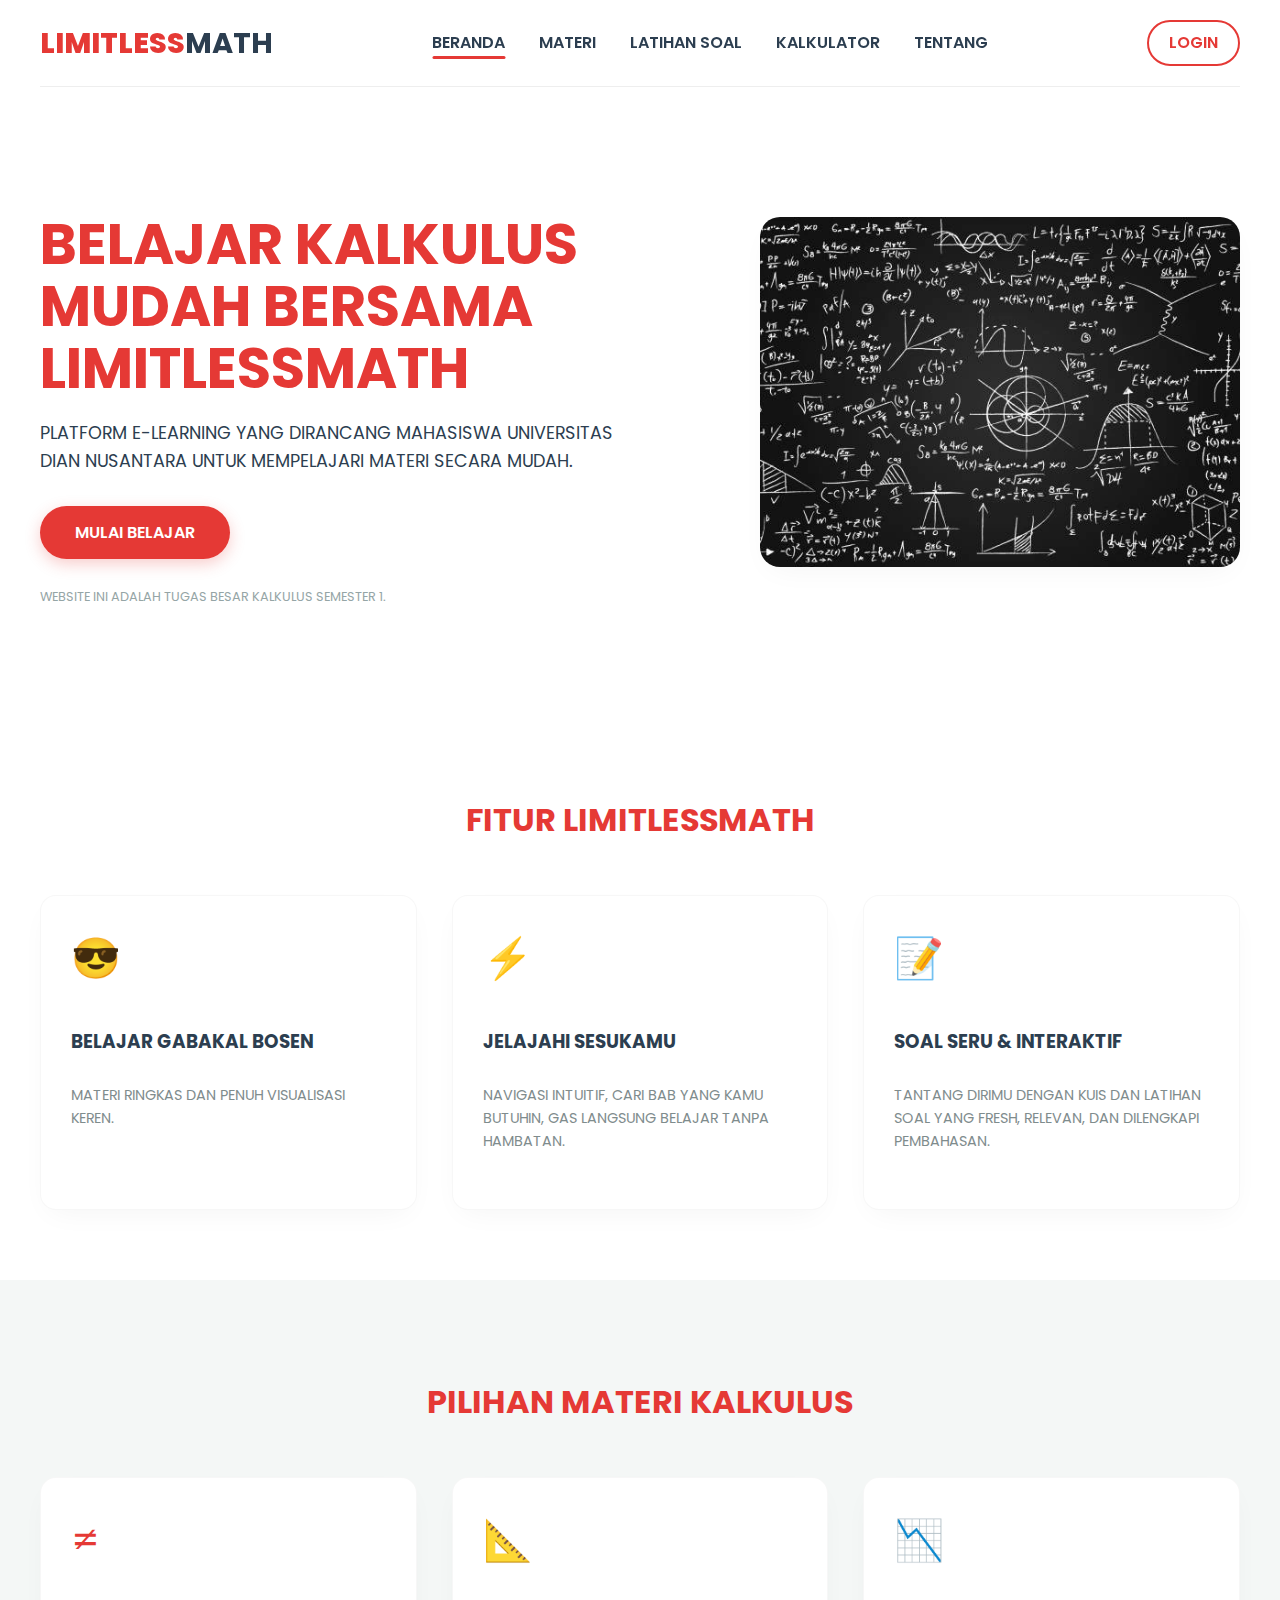
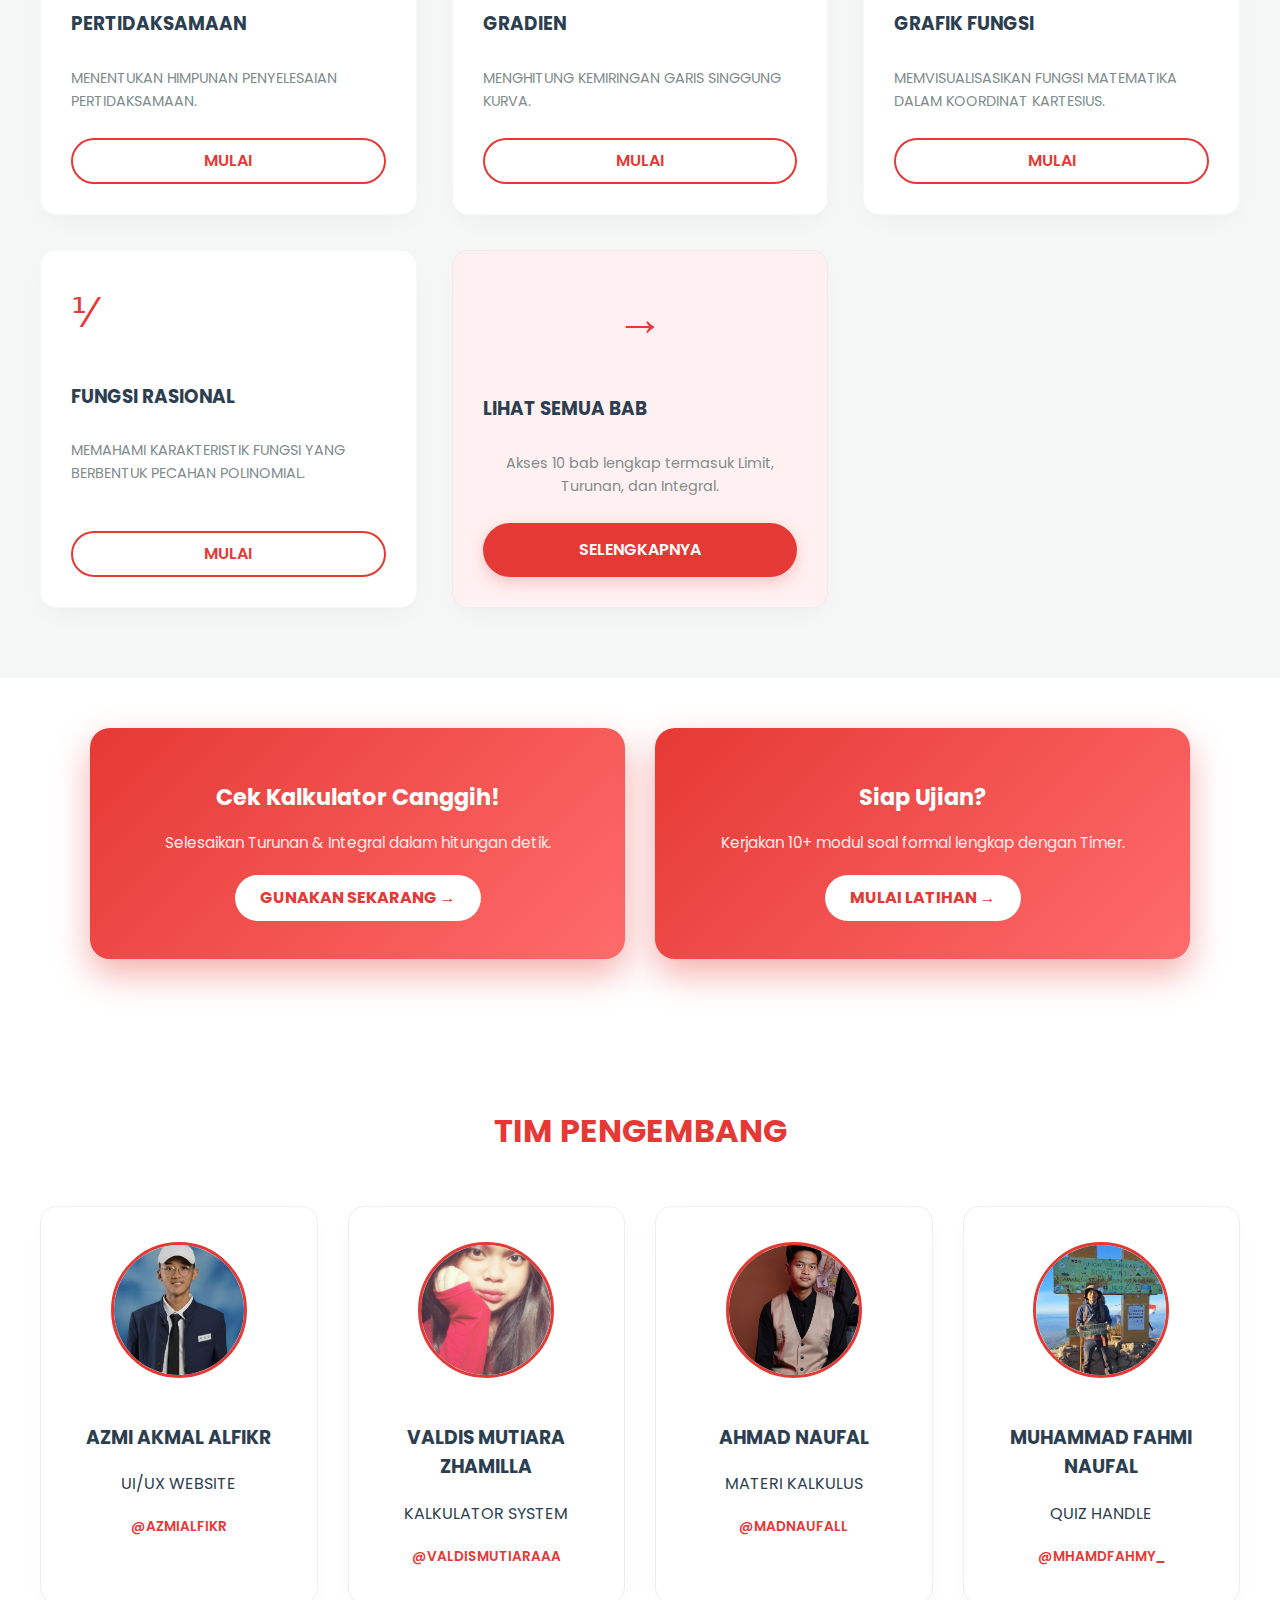
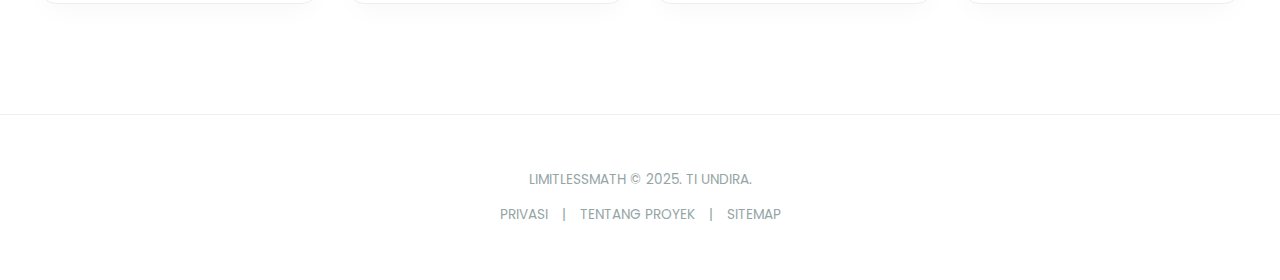
<file: index.html>
<!DOCTYPE html>
<html lang="id">
<head>
    <meta charset="UTF-8">
    <meta name="viewport" content="width=device-width, initial-scale=1.0">
    <title>LIMITLESSMATH</title>
    <link href="https://fonts.googleapis.com/css2?family=Poppins:wght@300;400;600;700&display=swap" rel="stylesheet">
    <link rel="stylesheet" href="style.css">
    
    </head>
<body>

    <div id="preloader">
        <div class="spinner"></div>
    </div>

    <header class="header container">
        <a href="index.html" class="logo">
            <span class="highlight">LIMITLESS</span>MATH
        </a>
        <div class="hamburger" id="mobile-menu">
            <span></span><span></span><span></span>
        </div>
        <nav class="nav-links" id="nav-list">
            <a href="index.html" class="active">BERANDA</a>
            <a href="materi.html">MATERI</a> 
            <a href="latihan.html">LATIHAN SOAL</a>
            <a href="kalkulator.html">KALKULATOR</a>
            <a href="about.html">TENTANG</a>
        </nav>
        <a href="login.html" class="btn-login">LOGIN</a>
    </header>

    <section class="hero container">
        <div class="hero-content">
            <h1>BELAJAR KALKULUS MUDAH BERSAMA <span class="highlight">LIMITLESSMATH</span></h1>
            <p>PLATFORM E-LEARNING YANG DIRANCANG MAHASISWA UNIVERSITAS DIAN NUSANTARA UNTUK MEMPELAJARI MATERI SECARA MUDAH.</P>
            
            <a href="materi.html" class="btn-primary">
                MULAI BELAJAR
            </a>
            <small class="project-note">
                WEBSITE INI ADALAH TUGAS BESAR KALKULUS SEMESTER 1.
            </small>
        </div>
        <div class="hero-visual"></div>
    </section>

    <section class="features container">
        <h2 class="section-title">FITUR LIMITLESSMATH</h2>
        <div class="feature-grid">
            <div class="card">
                <div class="card-icon">😎</div>
                <h3>BELAJAR GABAKAL BOSEN</h3>
                <p>MATERI RINGKAS DAN PENUH VISUALISASI KEREN.</P>
            </div>
            <div class="card">
                <div class="card-icon">⚡</div>
                <h3>JELAJAHI SESUKAMU</h3>
                <p>NAVIGASI INTUITIF, CARI BAB YANG KAMU BUTUHIN, GAS LANGSUNG BELAJAR TANPA HAMBATAN.</P>
            </div>
            <div class="card">
                <div class="card-icon">📝</div>
                <h3>SOAL SERU & INTERAKTIF</h3>
                <p>TANTANG DIRIMU DENGAN KUIS DAN LATIHAN SOAL YANG FRESH, RELEVAN, DAN DILENGKAPI PEMBAHASAN.</P>
            </div>
        </div>
    </section>

    <section class="modules" style="background-color: var(--color-light-gray);">
        <div class="container">
            <h2 class="section-title">PILIHAN MATERI KALKULUS</h2>
            <div class="module-grid">
                
                <div class="card"> <div class="card-icon">≠</div> <h3>PERTIDAKSAMAAN</h3> <p>MENENTUKAN HIMPUNAN PENYELESAIAN PERTIDAKSAMAAN.</P> <a href="materi.html" class="btn-secondary">MULAI</a> </div>
                <div class="card"> <div class="card-icon">📐</div> <h3>GRADIEN</h3> <p>MENGHITUNG KEMIRINGAN GARIS SINGGUNG KURVA.</P> <a href="materi.html" class="btn-secondary">MULAI</a> </div>
                <div class="card"> <div class="card-icon">📉</div> <h3>GRAFIK FUNGSI</h3> <p>MEMVISUALISASIKAN FUNGSI MATEMATIKA DALAM KOORDINAT KARTESIUS.</P> <a href="materi.html" class="btn-secondary">MULAI</a> </div>
                <div class="card"> <div class="card-icon">⅟</div> <h3>FUNGSI RASIONAL</h3> <p>MEMAHAMI KARAKTERISTIK FUNGSI YANG BERBENTUK PECAHAN POLINOMIAL.</P> <a href="materi.html" class="btn-secondary">MULAI</a> </div>
                
                <div class="card" style="text-align: center; justify-content: center; background: #fff1f1;"> 
                    <div class="card-icon" style="font-size: 3rem;">→</div> 
                    <h3>LIHAT SEMUA BAB</h3> 
                    <p>Akses 10 bab lengkap termasuk Limit, Turunan, dan Integral.</p> 
                    <a href="materi.html" class="btn-primary" style="margin-top: auto; border-radius: 50px;">SELENGKAPNYA</a> 
                </div>

            </div>
        </div>
    </section>

    <section class="quick-access-banner container">
        <div class="access-card">
            <h3 class="access-title">Cek Kalkulator Canggih!</h3>
            <p>Selesaikan Turunan & Integral dalam hitungan detik.</p>
            <a href="kalkulator.html" class="btn-primary">GUNAKAN SEKARANG →</a>
        </div>
        <div class="access-card">
            <h3 class="access-title">Siap Ujian?</h3>
            <p>Kerjakan 10+ modul soal formal lengkap dengan Timer.</p>
            <a href="latihan.html" class="btn-primary">MULAI LATIHAN →</a>
        </div>
    </section>

    <section class="about-us container">
        <h2 class="section-title">TIM PENGEMBANG</h2>
        <div class="team-grid">
            <div class="team-member">
                <img src="img/azmiakmalalfikr.jpg" alt="PENGEMBANG 1">
                <h3>AZMI AKMAL ALFIKR</h3>
                <p>UI/UX WEBSITE</p>
                <a href="https://instagram.com/azmialfikr" target="_blank">@AZMIALFIKR</a>
            </div>
            <div class="team-member">
                <img src="img/valdis.jpg" alt="PENGEMBANG 2">
                <h3>VALDIS MUTIARA ZHAMILLA</h3>
                <p>KALKULATOR SYSTEM</p>
                <a href="https://instagram.com/valdismutiaraaa" target="_blank">@VALDISMUTIARAAA</a>
            </div>
            <div class="team-member">
                <img src="img/naufal.jpeg" alt="PENGEMBANG 3">
                <h3>AHMAD NAUFAL</h3>
                <p>MATERI KALKULUS</p>
                <a href="https://instagram.com/madnaufall" target="_blank">@MADNAUFALL</a>
            </div>
            <div class="team-member">
                <img src="img/fahmi.jpg" alt="PENGEMBANG 4">
                <h3>MUHAMMAD FAHMI NAUFAL</h3>
                <p>QUIZ HANDLE</p>
                <a href="https://instagram.com/mhamdfahmy_" target="_blank">@MHAMDFAHMY_</a>
            </div>
        </div>
    </section>

    <footer class="footer">
        <p>LIMITLESSMATH © 2025. TI UNDIRA.</P> 
        <p><a href="#">PRIVASI</a> | <a href="#">TENTANG PROYEK</a> | <a href="#">SITEMAP</a></p>
    </footer>

    <script src="script.js"></script>
</body>
</html>
</file>
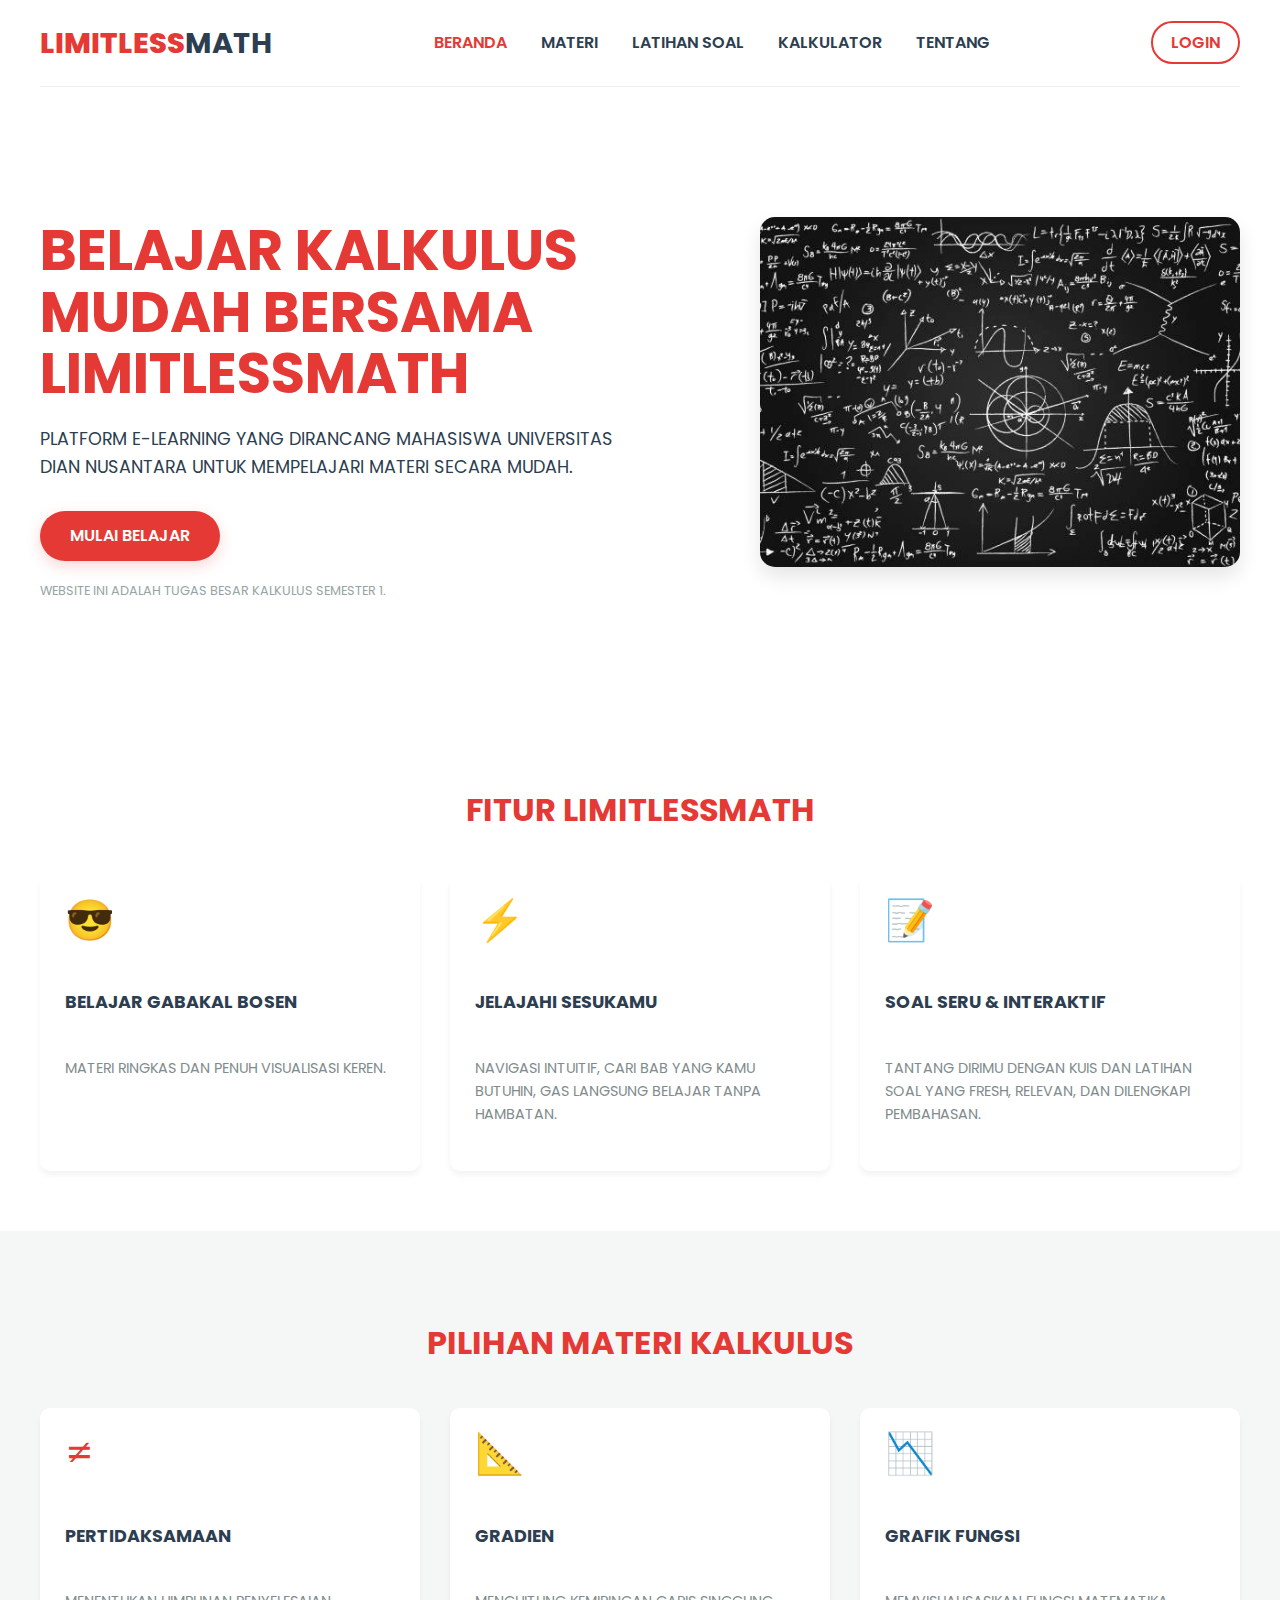
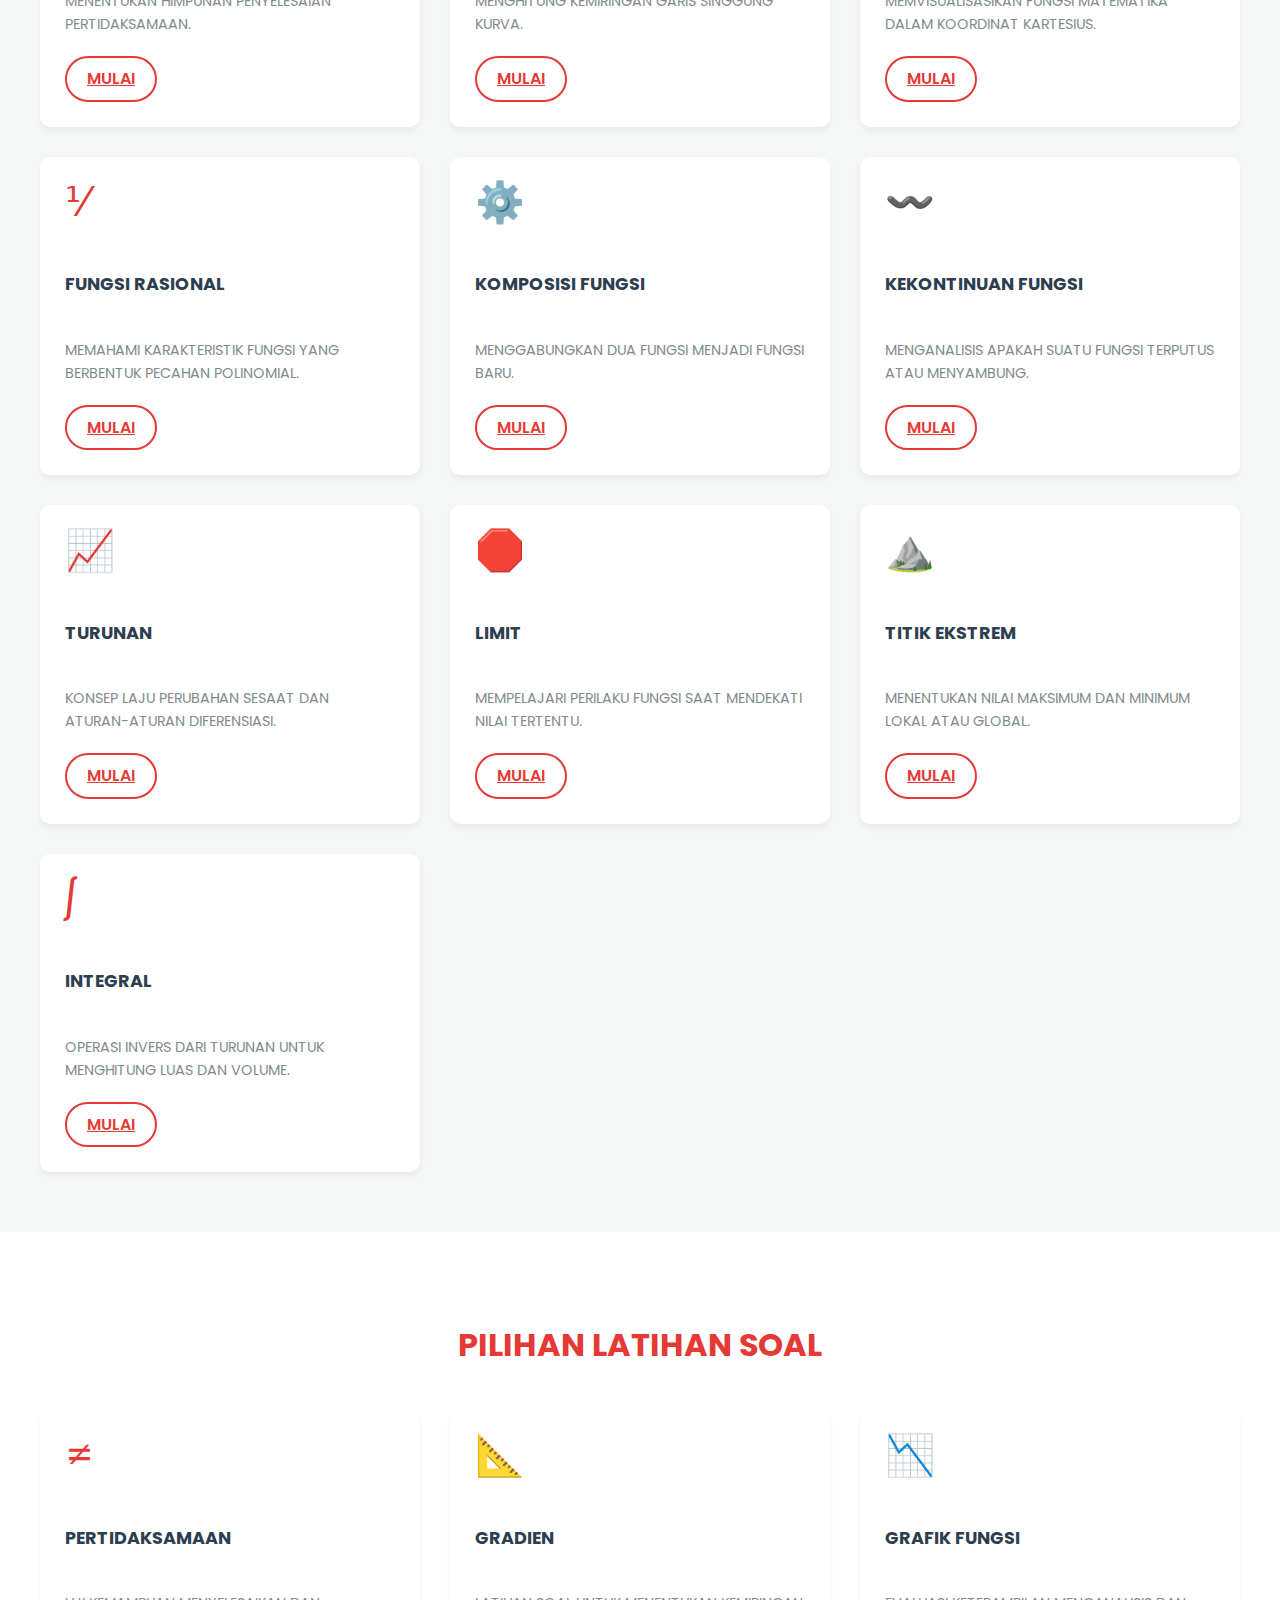
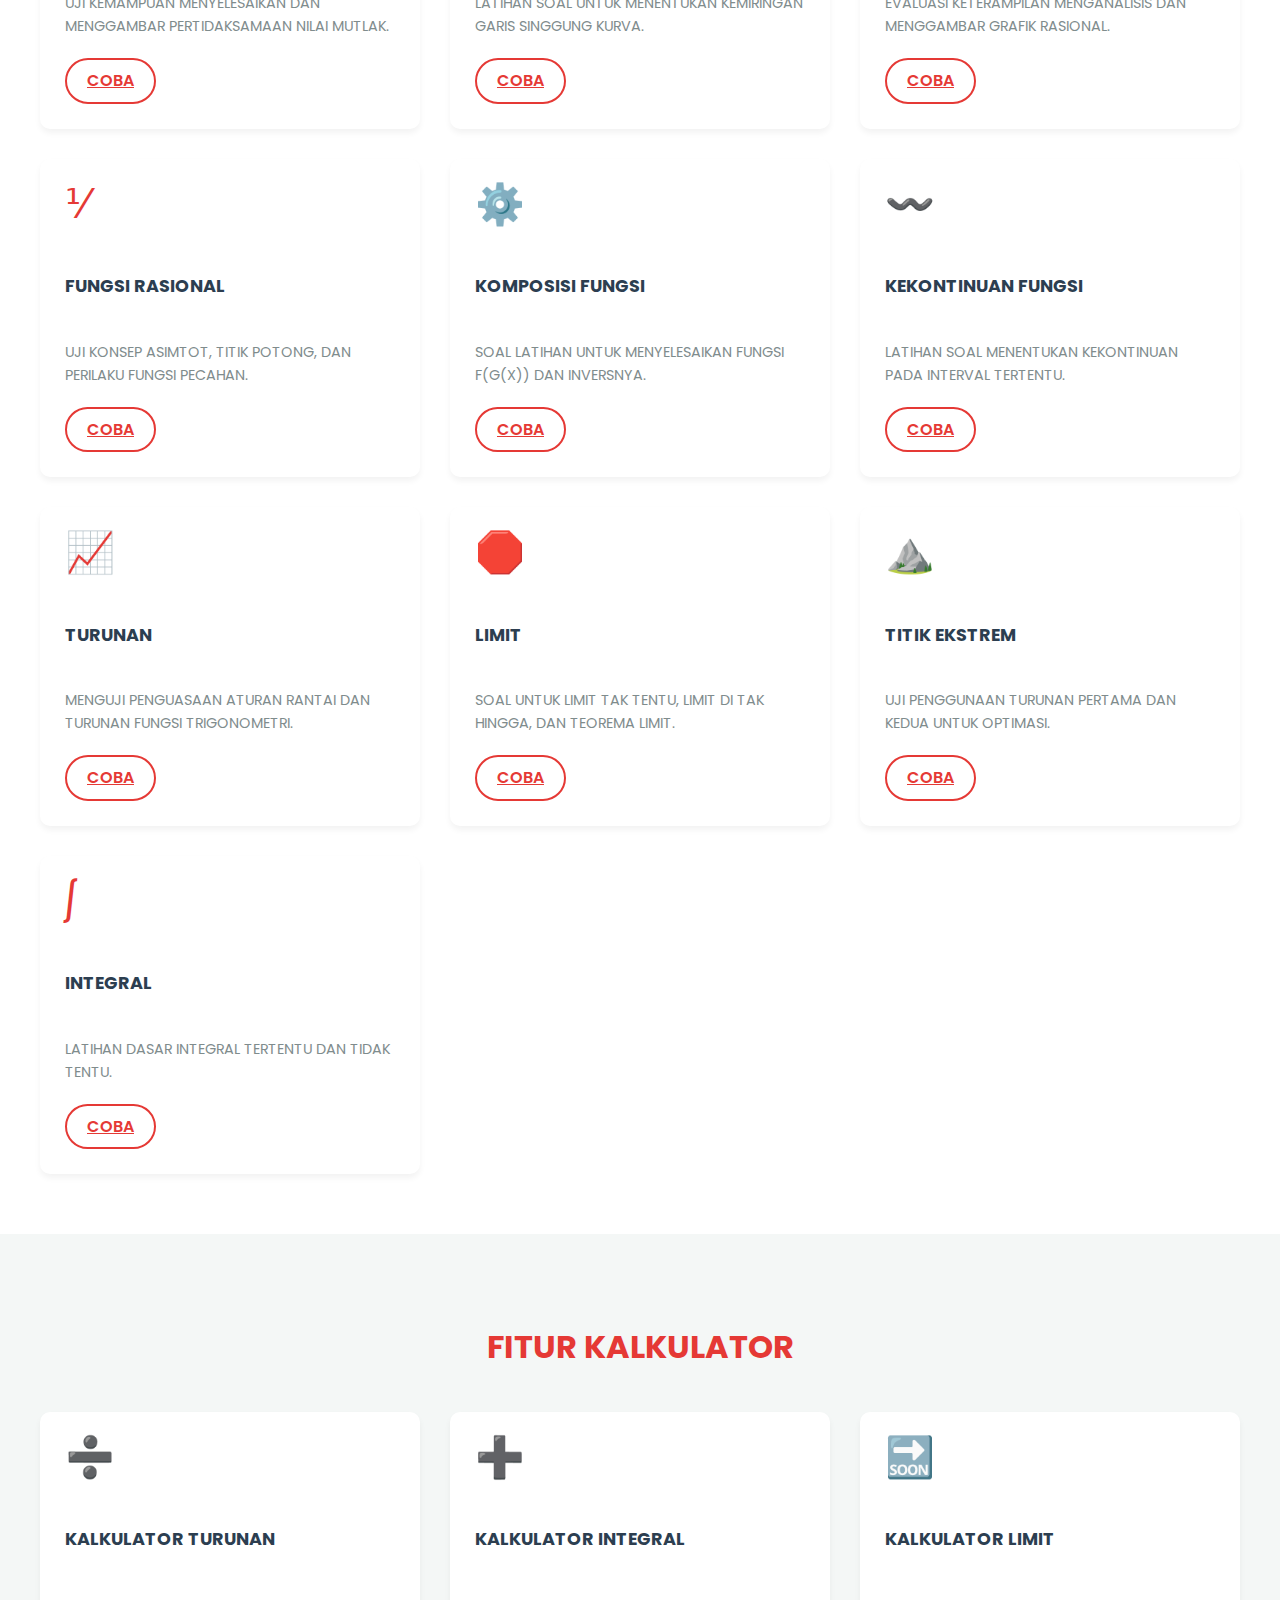
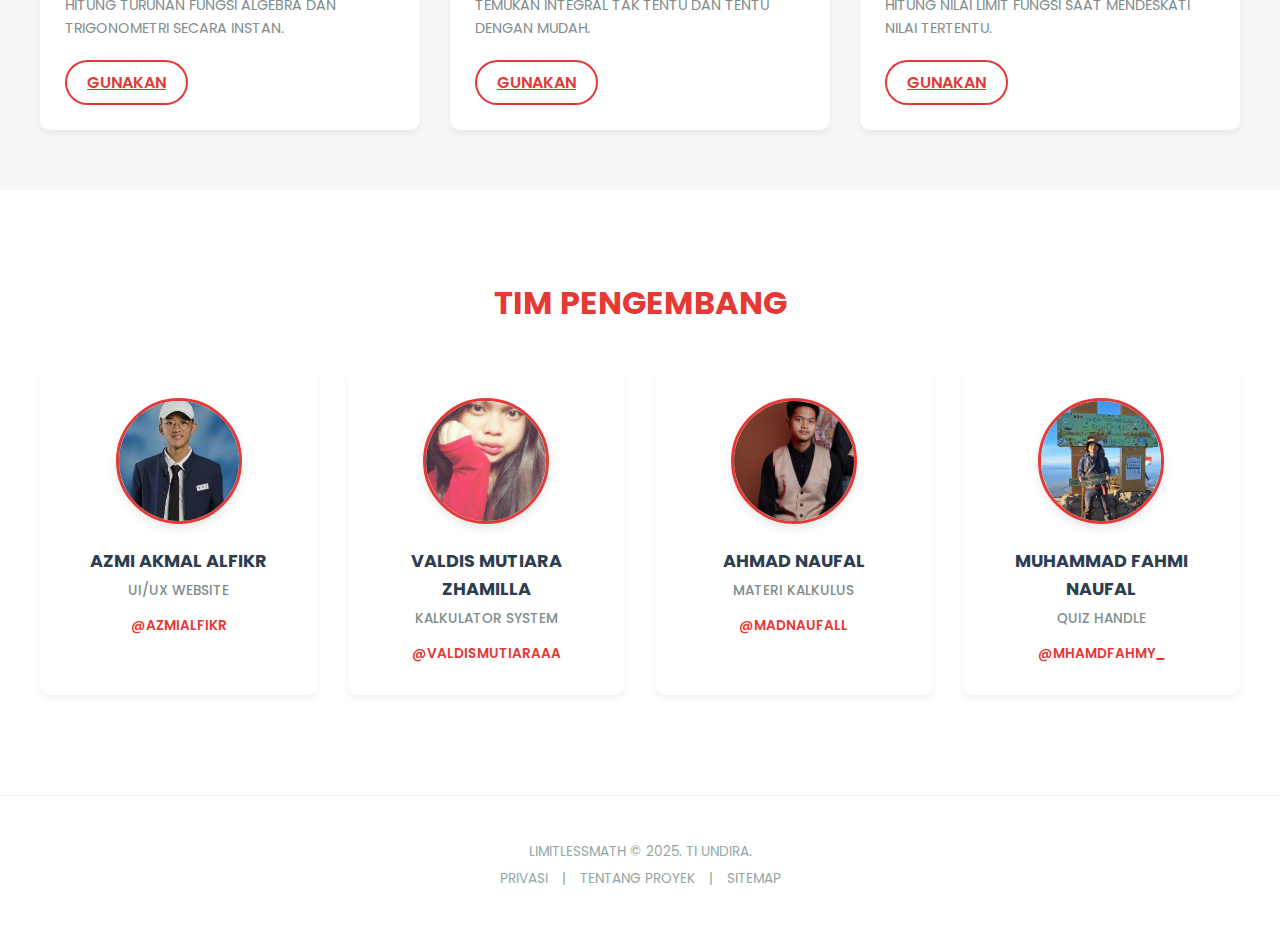
<file: beranda.html>
<!DOCTYPE html>
<html lang="id">
<head>
    <meta charset="UTF-8">
    <meta name="viewport" content="width=device-width, initial-scale=1.0">
    <title>LIMITLESSMATH</title>
    <link href="https://fonts.googleapis.com/css2?family=Poppins:wght@300;400;600;700&display=swap" rel="stylesheet">
    
    <style>
        /* CSS SAMA SEPERTI SEBELUMNYA (CLEAN) */
        :root {
            --color-primary: #E53935;
            --color-text: #2c3e50;
            --color-light-gray: #f4f7f6;
            --color-red-light: #ff7979;
        }
        body {
            font-family: 'Poppins', sans-serif;
            margin: 0;
            padding: 0;
            background-color: white;
            color: var(--color-text);
            line-height: 1.6;
            overflow-x: hidden;
        }
        .container {
            max-width: 1200px;
            margin: 0 auto;
            padding: 0 20px;
        }
        .header {
            display: flex;
            justify-content: space-between;
            align-items: center;
            padding: 20px 0;
            border-bottom: 1px solid #eee; 
        }
        .logo {
            font-size: 1.8rem;
            font-weight: 700;
            color: var(--color-text);
            text-decoration: none;
            min-width: 100px; 
            display: inline-block;
        }
        .logo .highlight {
            color: var(--color-primary); 
            font-weight: 800;
        }
        .logo span.symbol { display: none; }


        .nav-links {
            flex-grow: 1;
            text-align: center;
        }
        .nav-links a {
            text-decoration: none;
            color: var(--color-text);
            font-weight: 600;
            transition: color 0.3s, transform 0.2s ease-out;
            margin: 0 15px;
        }
        .nav-links a.active {
            color: var(--color-primary);
        }
        .nav-links a:hover {
            color: var(--color-primary);
            transform: translateY(-2px);
        }
        .btn-login {
            border: 2px solid var(--color-primary);
            color: var(--color-primary);
            padding: 8px 18px;
            text-decoration: none;
            border-radius: 50px;
            font-weight: 600;
            transition: all 0.3s ease-out;
            min-width: 100px;
            text-align: center;
        }
        .btn-login:hover {
            background-color: var(--color-primary);
            color: white;
            transform: translateY(-2px);
            box-shadow: 0 4px 10px rgba(229, 57, 53, 0.2);
        }
        .hero {
            display: flex;
            align-items: center;
            justify-content: space-between;
            padding: 80px 0;
            min-height: 50vh;
        }
        .hero-content {
            max-width: 50%;
        }
        .hero h1 {
            font-size: 3.5rem;
            font-weight: 700;
            color: var(--color-primary);
            line-height: 1.1;
            margin-bottom: 20px;
        }
        .hero p {
            font-size: 1.1rem;
            margin-bottom: 30px;
        }
        .btn-primary {
            display: inline-block;
            background-color: var(--color-primary);
            color: white;
            padding: 12px 30px;
            text-decoration: none;
            border-radius: 50px;
            font-weight: 600;
            transition: all 0.3s ease-out;
            box-shadow: 0 5px 15px rgba(229, 57, 53, 0.2);
        }
        .btn-primary:hover {
            background-color: var(--color-red-light);
            transform: translateY(-3px);
            box-shadow: 0 8px 20px rgba(229, 57, 53, 0.3);
        }
        .project-note {
            display: block;
            margin-top: 20px;
            font-size: 0.8rem;
            color: #95a5a6;
        }
        .hero-visual {
            width: 40%;
            height: 350px; 
            background-color: var(--color-light-gray); 
            border-radius: 15px;
            display: flex;
            align-items: center;
            justify-content: center;
            background-image: url('img/kalkulus.jpg'); 
            background-size: cover; 
            background-position: center;
            background-repeat: no-repeat;
            box-shadow: 0 10px 20px rgba(0, 0, 0, 0.1); 
        }
        .features, .modules, .about-us { 
            padding: 60px 0;
            text-align: center;
        }
        .section-title {
            font-size: 2rem;
            font-weight: 700;
            color: var(--color-primary);
            margin-bottom: 40px;
        }
        .feature-grid, .module-grid {
            display: grid;
            grid-template-columns: repeat(auto-fill, minmax(280px, 1fr)); 
            gap: 30px;
            text-align: left;
            align-items: stretch; 
        }
        .card {
            background-color: white;
            padding: 25px;
            border-radius: 10px;
            box-shadow: 0 4px 6px rgba(0, 0, 0, 0.05);
            transition: transform 0.3s ease-out, box-shadow 0.3s ease-out;
            display: flex;
            flex-direction: column; 
            height: 100%; 
            box-sizing: border-box; 
        }
        .card:hover {
            transform: translateY(-8px);
            box-shadow: 0 15px 30px rgba(0, 0, 0, 0.1);
            border-bottom: 3px solid var(--color-primary); 
        }
        .card-icon {
            font-size: 2.5rem; 
            color: var(--color-primary);
            margin-bottom: 15px;
            line-height: 1;
        }
        .card h3 {
            font-size: 1.1rem;
            font-weight: 700;
            color: var(--color-text);
            text-transform: uppercase;
            margin-bottom: 10px;
            min-height: 3.4em;
            display: flex;
            align-items: center; 
        }
        .card p {
            font-size: 0.9rem;
            color: #7f8c8d;
            margin-bottom: 20px;
            flex-grow: 1;
        }
        
        .btn-secondary {
            background-color: white;
            color: var(--color-primary);
            padding: 8px 20px;
            border: 2px solid var(--color-primary);
            border-radius: 50px;
            font-weight: 600;
            transition: all 0.3s ease-out;
            align-self: flex-start;
            margin-top: auto; 
        }
        .btn-secondary:hover {
            background-color: var(--color-primary);
            color: white;
            transform: translateY(-2px);
            box-shadow: 0 4px 10px rgba(229, 57, 53, 0.2);
        }
        .footer {
            padding: 40px 0;
            text-align: center;
            font-size: 0.85rem;
            color: #95a5a6;
            border-top: 1px solid #eee;
            background-color: white;
            margin-top: 40px;
        }
        .footer p {
            margin: 5px 0;
        }
        .footer a {
            color: #95a5a6;
            margin: 0 10px;
            text-decoration: none;
            transition: color 0.3s ease-out;
        }
        .footer a:hover {
            color: var(--color-primary);
        }

        /* --- TEAM SECTION --- */
        .team-grid {
            display: grid;
            grid-template-columns: repeat(auto-fit, minmax(220px, 1fr));
            gap: 30px;
            margin-top: 40px;
            justify-content: center;
        }
        .team-member {
            text-align: center;
            background-color: white;
            padding: 30px 20px;
            border-radius: 10px;
            box-shadow: 0 4px 6px rgba(0, 0, 0, 0.05);
            transition: transform 0.3s ease-out, box-shadow 0.3s ease-out;
        }
        .team-member:hover {
            transform: translateY(-8px);
            box-shadow: 0 10px 20px rgba(0, 0, 0, 0.1);
        }
        .team-member img {
            width: 120px;
            height: 120px;
            border-radius: 50%;
            object-fit: cover;
            margin-bottom: 15px;
            border: 3px solid var(--color-primary);
            box-shadow: 0 4px 10px rgba(0, 0, 0, 0.1);
        }
        .team-member h3 {
            font-size: 1.1rem;
            font-weight: 700;
            margin: 0 0 5px;
            color: var(--color-text);
            text-transform: uppercase;
        }
        .team-member p {
            font-size: 0.85rem;
            color: #7f8c8d;
            margin: 0;
            margin-bottom: 10px;
            font-weight: 500;
        }
        .team-member a { 
            font-size: 0.85rem;
            font-weight: 600;
            color: var(--color-primary);
            text-decoration: none;
        }
        .team-member a:hover {
            color: var(--color-red-light);
            text-decoration: underline;
        }
    </style>
</head>
<body>

    <header class="header container">
        <a href="beranda.html" class="logo">
            <span class="highlight">LIMITLESS</span>MATH
        </a>
        <nav class="nav-links">
            <a href="beranda.html" class="active">BERANDA</a>
            <a href="materi.html">MATERI</a> 
            <a href="latihan.html">LATIHAN SOAL</a>
            <a href="kalkulator.html">KALKULATOR</a>
            <a href="about.html">TENTANG</a>
        </nav>
        <div>
            <a href="login.html" class="btn-login">LOGIN</a>
        </div>
    </header>

    <section class="hero container">
        <div class="hero-content">
            <h1>BELAJAR KALKULUS MUDAH BERSAMA <span class="highlight">LIMITLESSMATH</span></h1>
            <p>PLATFORM E-LEARNING YANG DIRANCANG MAHASISWA UNIVERSITAS DIAN NUSANTARA UNTUK MEMPELAJARI MATERI SECARA MUDAH.</P>
            
            <a href="materi.html" class="btn-primary">
                MULAI BELAJAR
            </a>
            <small class="project-note">
                WEBSITE INI ADALAH TUGAS BESAR KALKULUS SEMESTER 1.
            </small>
        </div>
        <div class="hero-visual">
        </div>
    </section>

    <section class="features container">
        <h2 class="section-title">FITUR LIMITLESSMATH</h2>
        <div class="feature-grid">
            
            <div class="card">
                <div class="card-icon">😎</div>
                <h3>BELAJAR GABAKAL BOSEN</h3>
                <p>MATERI RINGKAS DAN PENUH VISUALISASI KEREN.</P>
            </div>
            
            <div class="card">
                <div class="card-icon">⚡</div>
                <h3>JELAJAHI SESUKAMU</h3>
                <p>NAVIGASI INTUITIF, CARI BAB YANG KAMU BUTUHIN, GAS LANGSUNG BELAJAR TANPA HAMBATAN.</P>
            </div>
            
            <div class="card">
                <div class="card-icon">📝</div>
                <h3>SOAL SERU & INTERAKTIF</h3>
                <p>TANTANG DIRIMU DENGAN KUIS DAN LATIHAN SOAL YANG FRESH, RELEVAN, DAN DILENGKAPI PEMBAHASAN.</P>
            </div>
        </div>
    </section>

    <section class="modules" style="background-color: var(--color-light-gray);">
        <div class="container">
            <h2 class="section-title">PILIHAN MATERI KALKULUS</h2>
            <div class="module-grid">
                <div class="card"> <div class="card-icon">≠</div> <h3>PERTIDAKSAMAAN</h3> <p>MENENTUKAN HIMPUNAN PENYELESAIAN PERTIDAKSAMAAN.</P> <a href="materi.html" class="btn-secondary">MULAI</a> </div>
                <div class="card"> <div class="card-icon">📐</div> <h3>GRADIEN</h3> <p>MENGHITUNG KEMIRINGAN GARIS SINGGUNG KURVA.</P> <a href="materi.html" class="btn-secondary">MULAI</a> </div>
                <div class="card"> <div class="card-icon">📉</div> <h3>GRAFIK FUNGSI</h3> <p>MEMVISUALISASIKAN FUNGSI MATEMATIKA DALAM KOORDINAT KARTESIUS.</P> <a href="materi.html" class="btn-secondary">MULAI</a> </div>
                <div class="card"> <div class="card-icon">⅟</div> <h3>FUNGSI RASIONAL</h3> <p>MEMAHAMI KARAKTERISTIK FUNGSI YANG BERBENTUK PECAHAN POLINOMIAL.</P> <a href="materi.html" class="btn-secondary">MULAI</a> </div>
                <div class="card"> <div class="card-icon">⚙️</div> <h3>KOMPOSISI FUNGSI</h3> <p>MENGGABUNGKAN DUA FUNGSI MENJADI FUNGSI BARU.</P> <a href="materi.html" class="btn-secondary">MULAI</a> </div>
                <div class="card"> <div class="card-icon">〰️</div> <h3>KEKONTINUAN FUNGSI</h3> <p>MENGANALISIS APAKAH SUATU FUNGSI TERPUTUS ATAU MENYAMBUNG.</P> <a href="materi.html" class="btn-secondary">MULAI</a> </div>
                <div class="card"> <div class="card-icon">📈</div> <h3>TURUNAN</h3> <p>KONSEP LAJU PERUBAHAN SESAAT DAN ATURAN-ATURAN DIFERENSIASI.</P> <a href="materi.html" class="btn-secondary">MULAI</a> </div>
                <div class="card"> <div class="card-icon">🛑</div> <h3>LIMIT</h3> <p>MEMPELAJARI PERILAKU FUNGSI SAAT MENDEKATI NILAI TERTENTU.</P> <a href="materi.html" class="btn-secondary">MULAI</a> </div>
                <div class="card"> <div class="card-icon">⛰️</div> <h3>TITIK EKSTREM</h3> <p>MENENTUKAN NILAI MAKSIMUM DAN MINIMUM LOKAL ATAU GLOBAL.</P> <a href="materi.html" class="btn-secondary">MULAI</a> </div>
                <div class="card"> <div class="card-icon">∫</div> <h3>INTEGRAL</h3> <p>OPERASI INVERS DARI TURUNAN UNTUK MENGHITUNG LUAS DAN VOLUME.</P> <a href="materi.html" class="btn-secondary">MULAI</a> </div>
            </div>
        </div>
    </section>

    <section class="modules"> 
        <div class="container">
            <h2 class="section-title">PILIHAN LATIHAN SOAL</h2>
            <div class="module-grid">
                <div class="card"> <div class="card-icon">≠</div> <h3>PERTIDAKSAMAAN</h3> <p>UJI KEMAMPUAN MENYELESAIKAN DAN MENGGAMBAR PERTIDAKSAMAAN NILAI MUTLAK.</P> <a href="latihan.html" class="btn-secondary">COBA</a> </div>
                <div class="card"> <div class="card-icon">📐</div> <h3>GRADIEN</h3> <p>LATIHAN SOAL UNTUK MENENTUKAN KEMIRINGAN GARIS SINGGUNG KURVA.</P> <a href="latihan.html" class="btn-secondary">COBA</a> </div>
                <div class="card"> <div class="card-icon">📉</div> <h3>GRAFIK FUNGSI</h3> <p>EVALUASI KETERAMPILAN MENGANALISIS DAN MENGGAMBAR GRAFIK RASIONAL.</P> <a href="latihan.html" class="btn-secondary">COBA</a> </div>
                <div class="card"> <div class="card-icon">⅟</div> <h3>FUNGSI RASIONAL</h3> <p>UJI KONSEP ASIMTOT, TITIK POTONG, DAN PERILAKU FUNGSI PECAHAN.</P> <a href="latihan.html" class="btn-secondary">COBA</a> </div>
                <div class="card"> <div class="card-icon">⚙️</div> <h3>KOMPOSISI FUNGSI</h3> <p>SOAL LATIHAN UNTUK MENYELESAIKAN FUNGSI F(G(X)) DAN INVERSNYA.</P> <a href="latihan.html" class="btn-secondary">COBA</a> </div>
                <div class="card"> <div class="card-icon">〰️</div> <h3>KEKONTINUAN FUNGSI</h3> <p>LATIHAN SOAL MENENTUKAN KEKONTINUAN PADA INTERVAL TERTENTU.</P> <a href="latihan.html" class="btn-secondary">COBA</a> </div>
                <div class="card"> <div class="card-icon">📈</div> <h3>TURUNAN</h3> <p>MENGUJI PENGUASAAN ATURAN RANTAI DAN TURUNAN FUNGSI TRIGONOMETRI.</P> <a href="latihan.html" class="btn-secondary">COBA</a> </div>
                <div class="card"> <div class="card-icon">🛑</div> <h3>LIMIT</h3> <p>SOAL UNTUK LIMIT TAK TENTU, LIMIT DI TAK HINGGA, DAN TEOREMA LIMIT.</P> <a href="latihan.html" class="btn-secondary">COBA</a> </div>
                <div class="card"> <div class="card-icon">⛰️</div> <h3>TITIK EKSTREM</h3> <p>UJI PENGGUNAAN TURUNAN PERTAMA DAN KEDUA UNTUK OPTIMASI.</P> <a href="latihan.html" class="btn-secondary">COBA</a> </div>
                <div class="card"> <div class="card-icon">∫</div> <h3>INTEGRAL</h3> <p>LATIHAN DASAR INTEGRAL TERTENTU DAN TIDAK TENTU.</P> <a href="latihan.html" class="btn-secondary">COBA</a> </div>
            </div>
        </div>
    </section>
    
    <section class="modules" style="background-color: var(--color-light-gray);"> 
        <div class="container">
            <h2 class="section-title">FITUR KALKULATOR</h2>
            <div class="module-grid">
                <div class="card"> <div class="card-icon">➗</div> <h3>KALKULATOR TURUNAN</h3>
                    <p>HITUNG TURUNAN FUNGSI ALGEBRA DAN TRIGONOMETRI SECARA INSTAN.</P>
                    <a href="kalkulator.html" class="btn-secondary">GUNAKAN</a>
                </div>
                <div class="card"> <div class="card-icon">➕</div> <h3>KALKULATOR INTEGRAL</h3>
                    <p>TEMUKAN INTEGRAL TAK TENTU DAN TENTU DENGAN MUDAH.</P>
                    <a href="kalkulator.html" class="btn-secondary">GUNAKAN</a>
                </div>
                <div class="card"> <div class="card-icon">🔜</div> <h3>KALKULATOR LIMIT</h3>
                    <p>HITUNG NILAI LIMIT FUNGSI SAAT MENDESKATI NILAI TERTENTU.</P>
                    <a href="kalkulator.html" class="btn-secondary">GUNAKAN</a>
                </div>
            </div>
        </div>
    </section>

    <section class="about-us container">
        <h2 class="section-title">TIM PENGEMBANG</h2>
        <div class="team-grid">
            <div class="team-member">
                <img src="img/azmiakmalalfikr.jpg" alt="PENGEMBANG 1">
                <h3>AZMI AKMAL ALFIKR</h3>
                <p>UI/UX WEBSITE</p>
                <a href="https://instagram.com/azmialfikr" target="_blank">@AZMIALFIKR</a>
            </div>
            <div class="team-member">
                <img src="img/valdis.jpg" alt="PENGEMBANG 2">
                <h3>VALDIS MUTIARA ZHAMILLA</h3>
                <p>KALKULATOR SYSTEM</p>
                <a href="https://instagram.com/valdismutiaraaa" target="_blank">@VALDISMUTIARAAA</a>
            </div>
            <div class="team-member">
                <img src="img/naufal.jpeg" alt="PENGEMBANG 3">
                <h3>AHMAD NAUFAL</h3>
                <p>MATERI KALKULUS</p>
                <a href="https://instagram.com/madnaufall" target="_blank">@MADNAUFALL</a>
            </div>
            <div class="team-member">
                <img src="img/fahmi.jpg" alt="PENGEMBANG 4">
                <h3>MUHAMMAD FAHMI NAUFAL</h3>
                <p>QUIZ HANDLE</p>
                <a href="https://instagram.com/mhamdfahmy_" target="_blank">@MHAMDFAHMY_</a>
            </div>
        </div>
    </section>

    <footer class="footer">
        <p>LIMITLESSMATH © 2025. TI UNDIRA.</P> 
        <p>
            <a href="#">PRIVASI</a> |
            <a href="#">TENTANG PROYEK</a> |
            <a href="#">SITEMAP</a>
        </p>
    </footer>
</body>
</html>
</file>
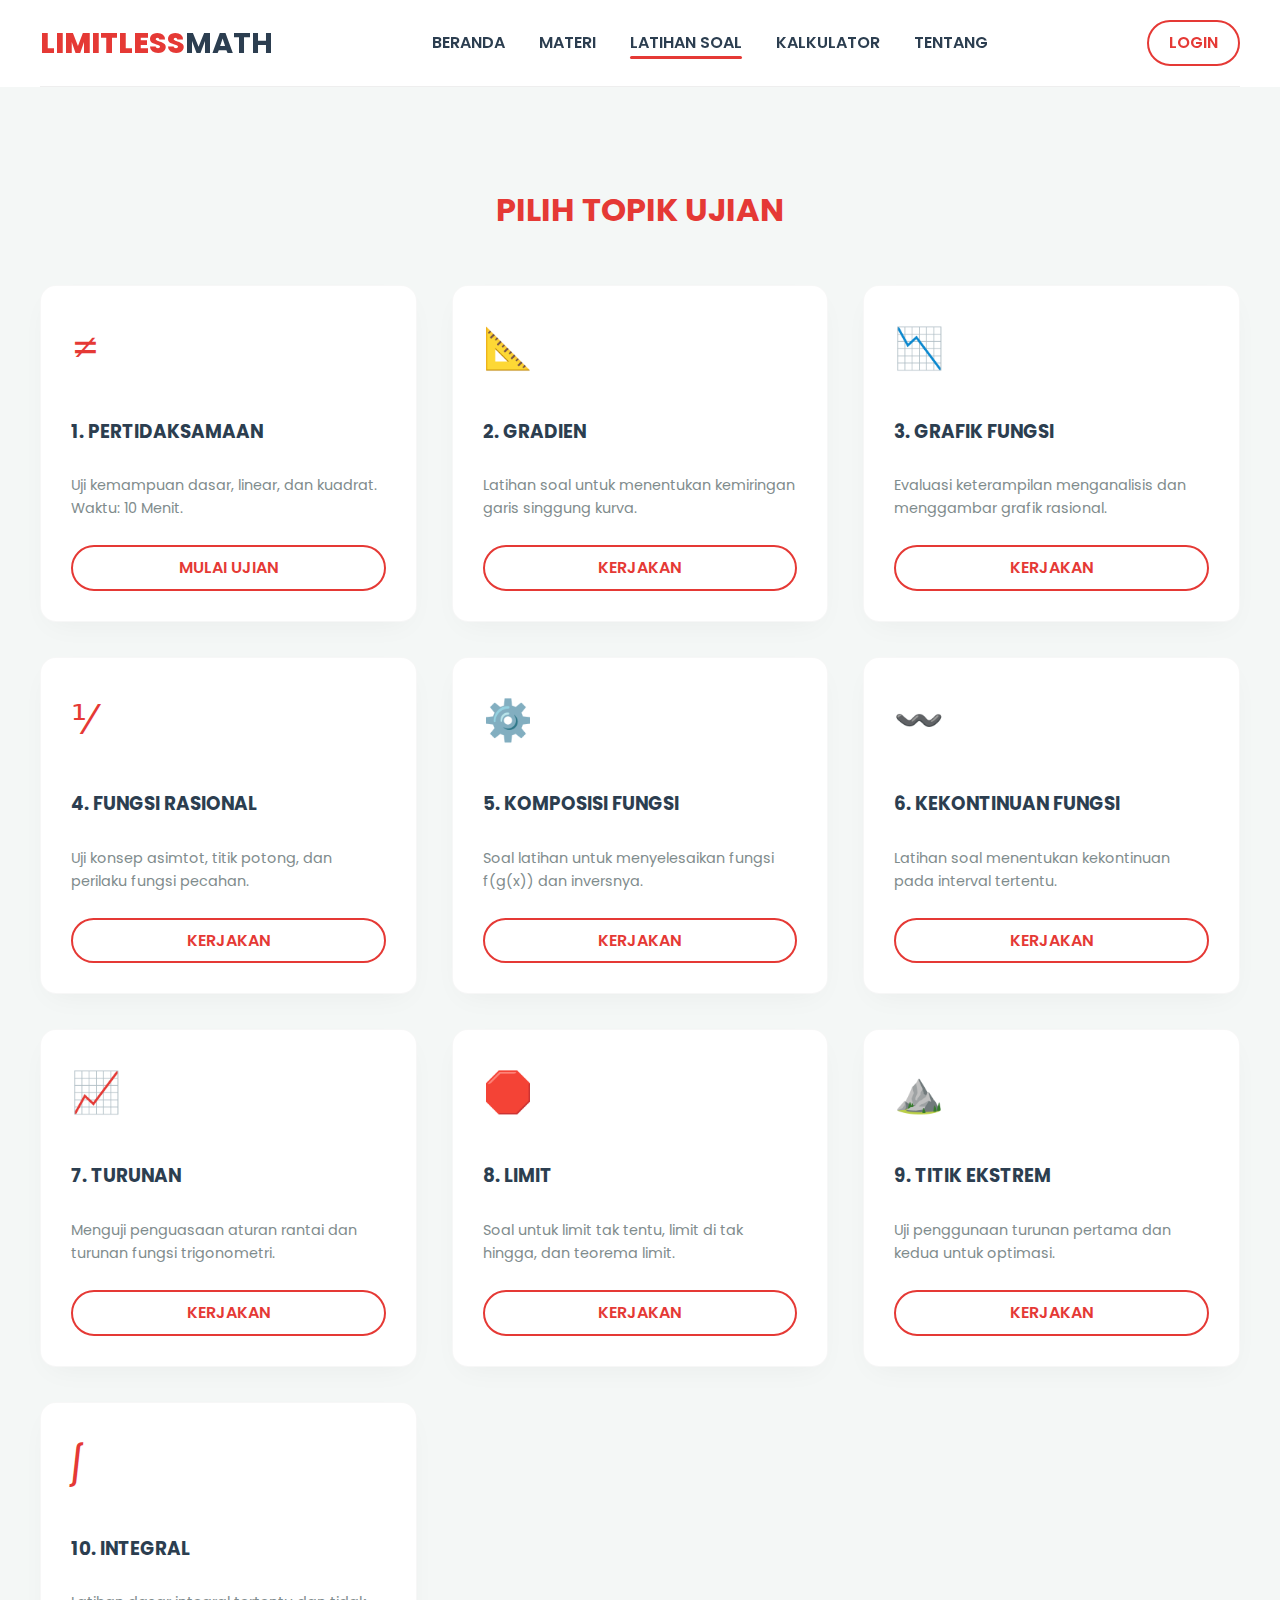
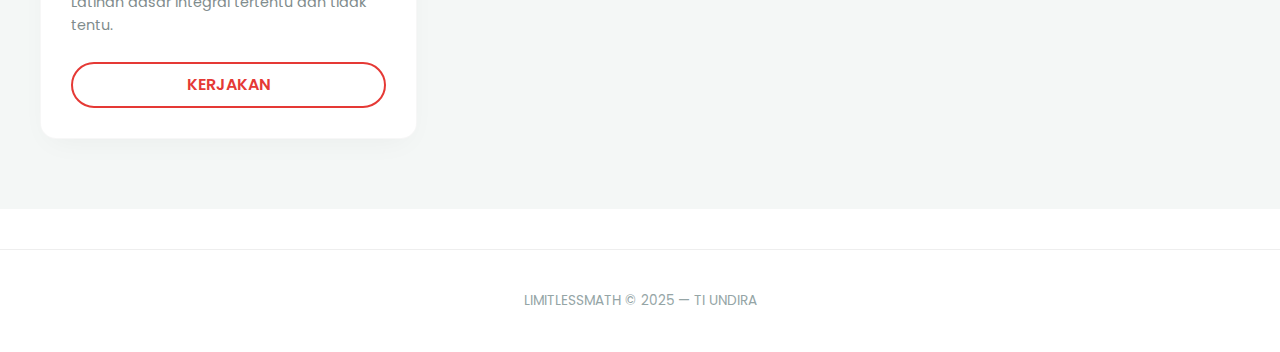
<file: latihan.html>
<!DOCTYPE html>
<html lang="id">
<head>
    <meta charset="UTF-8">
    <meta name="viewport" content="width=device-width, initial-scale=1.0">
    <title>LATIHAN SOAL - LIMITLESSMATH</title>
    <link href="https://fonts.googleapis.com/css2?family=Poppins:wght@300;400;600;700&display=swap" rel="stylesheet">
    <link rel="stylesheet" href="style.css">
</head>
<body>

    <div id="preloader"><div class="spinner"></div></div>

    <header class="header container">
        <a href="index.html" class="logo"><span class="highlight">LIMITLESS</span>MATH</a>
        <div class="hamburger" id="mobile-menu">
            <span></span><span></span><span></span>
        </div>
        <nav class="nav-links" id="nav-list">
            <a href="index.html">BERANDA</a>
            <a href="materi.html">MATERI</a>
            <a href="latihan.html" class="active">LATIHAN SOAL</a>
            <a href="kalkulator.html">KALKULATOR</a>
            <a href="about.html">TENTANG</a>
        </nav>
        <a href="login.html" class="btn-login">LOGIN</a>
    </header>

    <section class="modules" style="background-color: var(--color-light-gray);">
        <div class="container">
            <h2 class="section-title" id="main-title">PILIH TOPIK UJIAN</h2>
            
            <div id="topic-list" class="module-grid">
                <div class="card quiz-topic-card" onclick="startQuiz('pertidaksamaan')"> 
                    <div class="card-icon">≠</div> 
                    <h3>1. PERTIDAKSAMAAN</h3> 
                    <p>Uji kemampuan dasar, linear, dan kuadrat. Waktu: 10 Menit.</p> 
                    <span class="btn-secondary">MULAI UJIAN</span> 
                </div>
                <div class="card quiz-topic-card" onclick="alert('Soal belum tersedia')"> <div class="card-icon">📐</div> <h3>2. GRADIEN</h3> <p>Latihan soal untuk menentukan kemiringan garis singgung kurva.</p> <span class="btn-secondary">KERJAKAN</span> </div>
                <div class="card quiz-topic-card" onclick="alert('Soal belum tersedia')"> <div class="card-icon">📉</div> <h3>3. GRAFIK FUNGSI</h3> <p>Evaluasi keterampilan menganalisis dan menggambar grafik rasional.</p> <span class="btn-secondary">KERJAKAN</span> </div>
                <div class="card quiz-topic-card" onclick="alert('Soal belum tersedia')"> <div class="card-icon">⅟</div> <h3>4. FUNGSI RASIONAL</h3> <p>Uji konsep asimtot, titik potong, dan perilaku fungsi pecahan.</p> <span class="btn-secondary">KERJAKAN</span> </div>
                <div class="card quiz-topic-card" onclick="alert('Soal belum tersedia')"> <div class="card-icon">⚙️</div> <h3>5. KOMPOSISI FUNGSI</h3> <p>Soal latihan untuk menyelesaikan fungsi f(g(x)) dan inversnya.</p> <span class="btn-secondary">KERJAKAN</span> </div>
                <div class="card quiz-topic-card" onclick="alert('Soal belum tersedia')"> <div class="card-icon">〰️</div> <h3>6. KEKONTINUAN FUNGSI</h3> <p>Latihan soal menentukan kekontinuan pada interval tertentu.</p> <span class="btn-secondary">KERJAKAN</span> </div>
                <div class="card quiz-topic-card" onclick="alert('Soal belum tersedia')"> <div class="card-icon">📈</div> <h3>7. TURUNAN</h3> <p>Menguji penguasaan aturan rantai dan turunan fungsi trigonometri.</p> <span class="btn-secondary">KERJAKAN</span> </div>
                <div class="card quiz-topic-card" onclick="alert('Soal belum tersedia')"> <div class="card-icon">🛑</div> <h3>8. LIMIT</h3> <p>Soal untuk limit tak tentu, limit di tak hingga, dan teorema limit.</p> <span class="btn-secondary">KERJAKAN</span> </div>
                <div class="card quiz-topic-card" onclick="alert('Soal belum tersedia')"> <div class="card-icon">⛰️</div> <h3>9. TITIK EKSTREM</h3> <p>Uji penggunaan turunan pertama dan kedua untuk optimasi.</p> <span class="btn-secondary">KERJAKAN</span> </div>
                <div class="card quiz-topic-card" onclick="alert('Soal belum tersedia')"> <div class="card-icon">∫</div> 
                    <h3>10. INTEGRAL</h3> 
                    <p>Latihan dasar integral tertentu dan tidak tentu.</p> 
                    <span class="btn-secondary">KERJAKAN</span> 
                </div>
            </div>
            
            <div id="quiz-app" class="exam-app-wrapper" style="display:none;">
                <div class="container"> 
                    <div class="exam-container">
                        
                        <aside id="exam-sidebar" class="exam-sidebar">
                            <h4 id="quiz-title-sidebar" style="font-size: 1.1rem; color: #333; margin-top: 0;">Pertidaksamaan</h4>
                            
                            <div id="exam-timer" class="exam-timer">Waktu Tersisa: <span>10:00</span></div>

                            <h4 style="font-size: 1rem; color: #333; margin-top: 15px; border-bottom: 1px solid #ddd; padding-bottom: 10px;">NAVIGASI SOAL</h4>

                            <div id="question-nav-indicator" class="question-nav-indicator">
                                </div>
                            
                            <button id="submit-btn-sidebar" class="btn-primary quiz-submit-btn" style="width:100%; margin-top:20px; display:none;">KUMPULKAN JAWABAN</button>
                        </aside>

                        <main id="quiz-main-area" class="exam-main-area">
                            <div id="quiz-area">
                                </div>
                            
                            <div class="quiz-nav">
                                <button id="prev-btn" class="btn-secondary quiz-nav-btn" style="display:none;">&larr; Sebelumnya</button>
                                <button id="next-btn" class="btn-primary quiz-nav-btn">Selanjutnya &rarr;</button>
                            </div>
                        </main>
                        
                    </div>

                    <div id="quiz-results" class="result-summary" style="display:none;">
                        </div>

                </div>
            </div>
            
        </div>
    </section>

    <footer class="footer">
        LIMITLESSMATH © 2025 — TI UNDIRA
    </footer>
    <script src="script.js"></script>
</body>
</html>
</file>
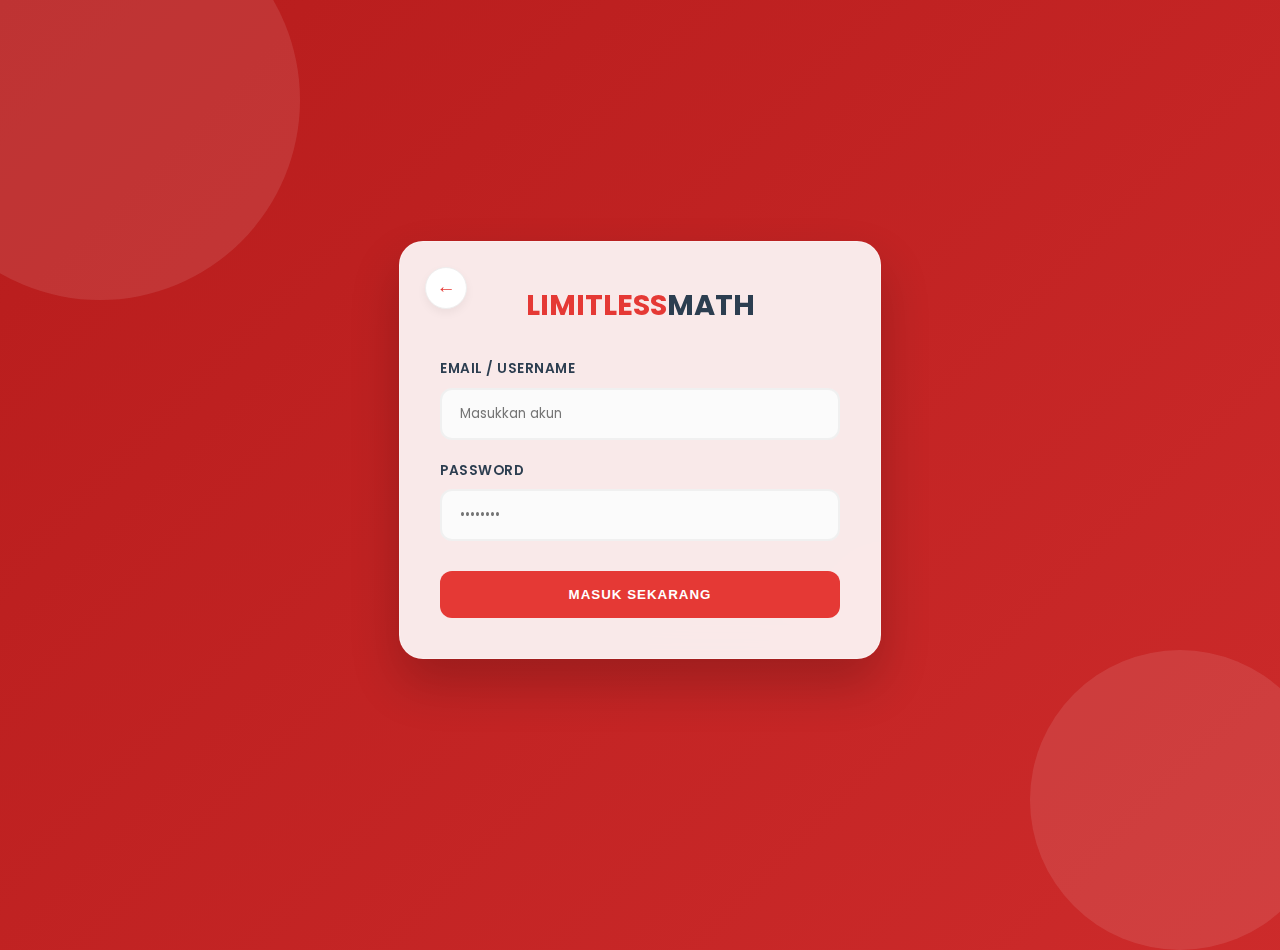
<file: login.html>
<!DOCTYPE html>
<html lang="id">
<head>
    <meta charset="UTF-8">
    <meta name="viewport" content="width=device-width, initial-scale=1.0">
    <title>LOGIN - LIMITLESSMATH</title>
    <link href="https://fonts.googleapis.com/css2?family=Poppins:wght@300;400;600;700&display=swap" rel="stylesheet">
    <link rel="stylesheet" href="style.css">
    <style>
        /* --- 1. PREMIUM DYNAMIC BACKGROUND --- */
        body {
            /* Gradien bergerak yang selaras dengan tema merah LIMITLESSMATH */
            background: linear-gradient(-45deg, #E53935, #ff6b6b, #d32f2f, #b71c1c);
            background-size: 400% 400%;
            animation: gradientMove 15s ease infinite;
            display: flex;
            justify-content: center;
            align-items: center;
            min-height: 100vh;
            margin: 0;
            overflow: hidden;
            font-family: 'Poppins', sans-serif;
            position: relative;
        }

        /* Elemen dekoratif lingkaran cahaya di latar belakang */
        body::before, body::after {
            content: '';
            position: absolute;
            border-radius: 50%;
            background: rgba(255, 255, 255, 0.1);
            z-index: 1;
        }

        body::before {
            width: 400px;
            height: 400px;
            top: -100px;
            left: -100px;
            animation: floatCircle 10s ease-in-out infinite;
        }

        body::after {
            width: 300px;
            height: 300px;
            bottom: -50px;
            right: -50px;
            animation: floatCircle 8s ease-in-out infinite reverse;
        }

        /* --- 2. ANIMASI KEYFRAMES --- */
        @keyframes gradientMove {
            0% { background-position: 0% 50%; }
            50% { background-position: 100% 50%; }
            100% { background-position: 0% 50%; }
        }

        @keyframes floatCircle {
            0%, 100% { transform: translate(0, 0); }
            50% { transform: translate(30px, 40px); }
        }

        @keyframes slideIn {
            0% { opacity: 0; transform: translateY(50px) scale(0.9); }
            100% { opacity: 1; transform: translateY(0) scale(1); }
        }

        /* --- 3. GLASSMORPHISM LOGIN CARD --- */
        .login-wrapper {
            background: rgba(255, 255, 255, 0.9);
            backdrop-filter: blur(15px); /* Efek kaca blur */
            padding: 40px;
            border-radius: 24px;
            box-shadow: 0 25px 50px rgba(0,0,0,0.2);
            width: 90%;
            max-width: 400px;
            text-align: center;
            position: relative;
            z-index: 10;
            border: 1px solid rgba(255, 255, 255, 0.3);
            animation: slideIn 0.8s cubic-bezier(0.2, 0.8, 0.2, 1) forwards;
        }

        .btn-back {
            position: absolute;
            top: 25px;
            left: 25px;
            width: 40px;
            height: 40px;
            background: #fff;
            border: 1px solid #eee;
            border-radius: 50%;
            display: flex;
            align-items: center;
            justify-content: center;
            color: #E53935;
            font-size: 1.2rem;
            transition: all 0.3s ease;
            text-decoration: none;
            box-shadow: 0 4px 10px rgba(0,0,0,0.05);
        }

        .btn-back:hover {
            background: #E53935;
            color: #fff;
            transform: translateX(-5px);
        }

        .logo-box {
            margin-bottom: 30px;
            font-size: 1.8rem;
            font-weight: 700;
            color: #2c3e50;
        }

        .logo-box span { color: #E53935; }

        .form-group { text-align: left; margin-bottom: 20px; }

        .form-group label {
            display: block;
            margin-bottom: 8px;
            font-weight: 600;
            color: #2c3e50;
            font-size: 0.85rem;
            letter-spacing: 0.5px;
        }

        .form-group input {
            width: 100%;
            padding: 14px 18px;
            border-radius: 12px;
            border: 2px solid #f0f0f0;
            font-family: 'Poppins', sans-serif;
            transition: all 0.3s ease;
            box-sizing: border-box;
            background: #fbfbfb;
        }

        .form-group input:focus {
            border-color: #E53935;
            background: #fff;
            outline: none;
            box-shadow: 0 0 15px rgba(229, 57, 53, 0.1);
        }

        .btn-login-submit {
            width: 100%;
            background: #E53935;
            color: white;
            padding: 16px;
            border: none;
            border-radius: 12px;
            font-weight: 700;
            cursor: pointer;
            transition: all 0.3s ease;
            margin-top: 10px;
            text-transform: uppercase;
            letter-spacing: 1px;
        }

        .btn-login-submit:hover {
            background: #c62828;
            transform: translateY(-3px);
            box-shadow: 0 10px 20px rgba(229, 57, 53, 0.4);
        }

    </style>
</head>
<body>

    <div class="login-wrapper">
        <a href="index.html" class="btn-back" title="Beranda">←</a>

        <div class="logo-box">
            <span>LIMITLESS</span>MATH
        </div>
        
        <form action="index.html">
            <div class="form-group">
                <label>EMAIL / USERNAME</label>
                <input type="text" placeholder="Masukkan akun" required>
            </div>
            
            <div class="form-group">
                <label>PASSWORD</label>
                <input type="password" placeholder="••••••••" required>
            </div>

            <button type="submit" class="btn-login-submit">MASUK SEKARANG</button>
        </form>
    </div>

</body>
</html>
</file>
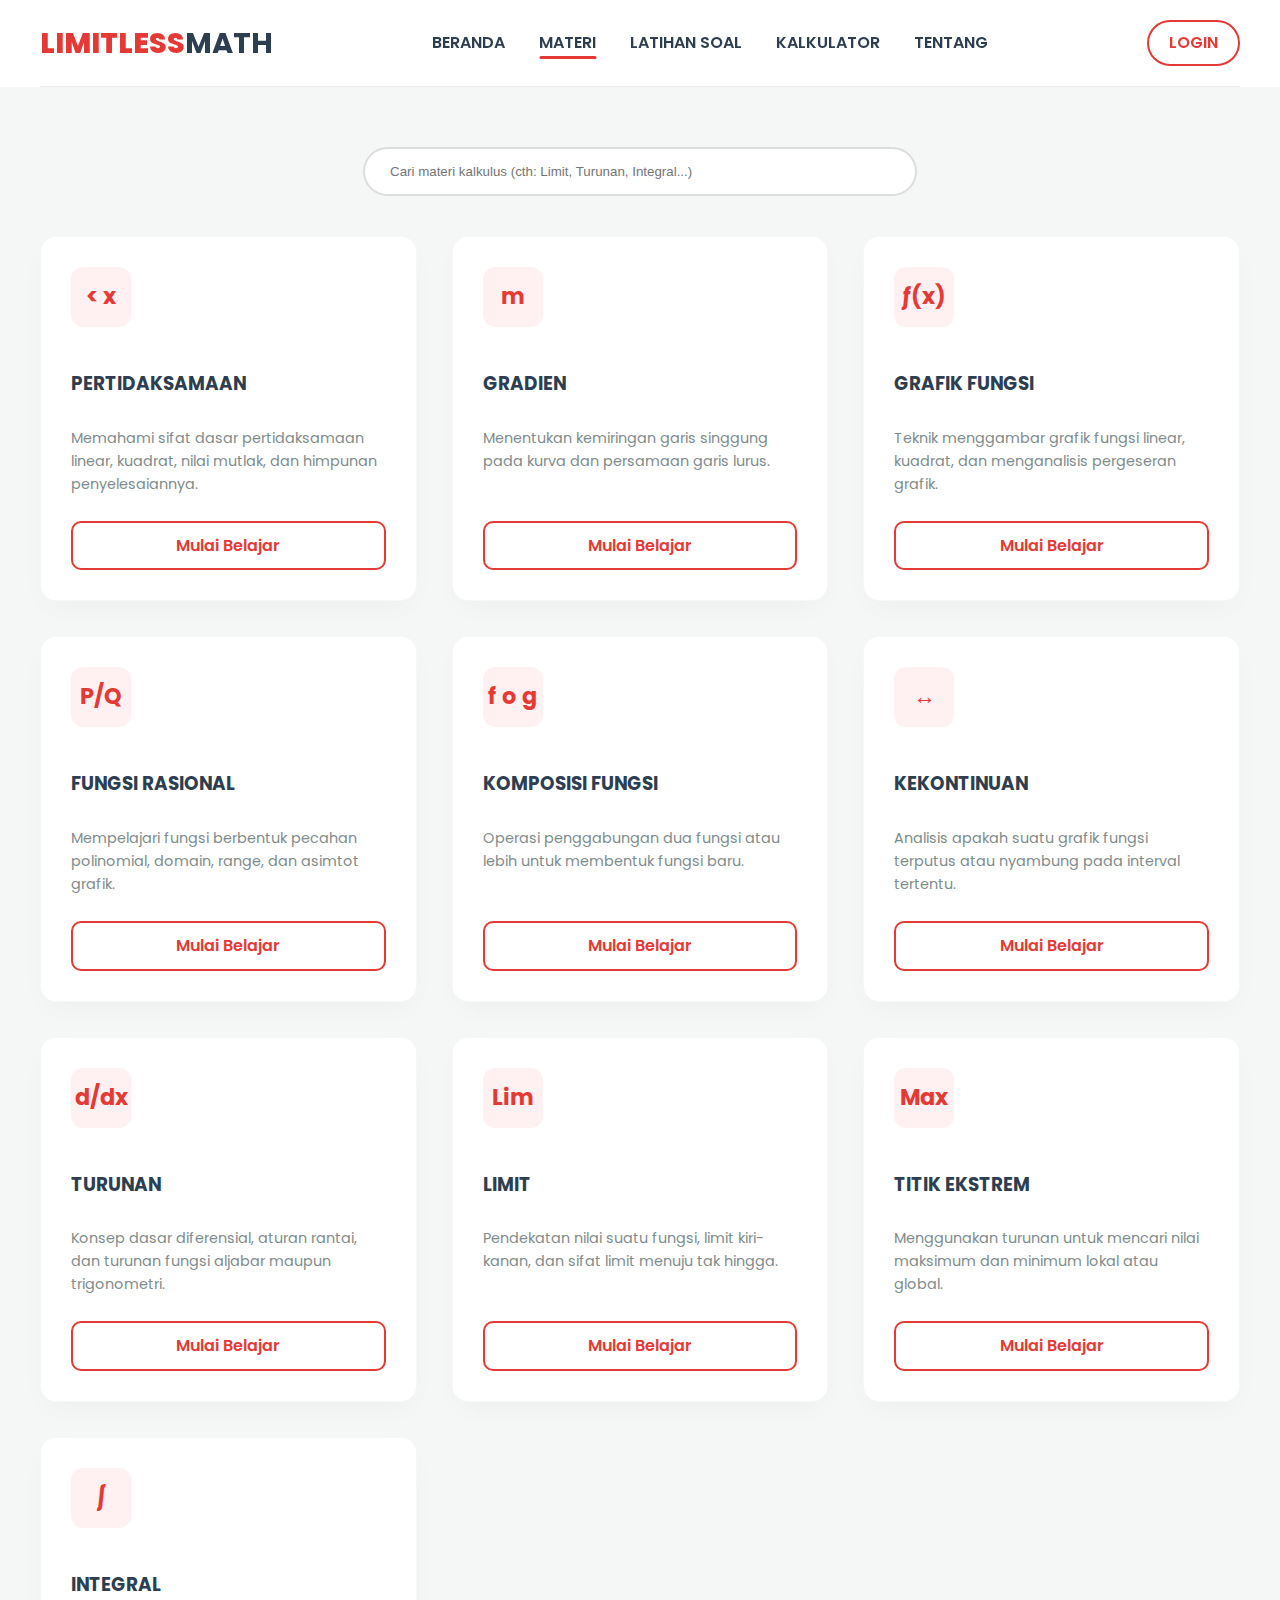
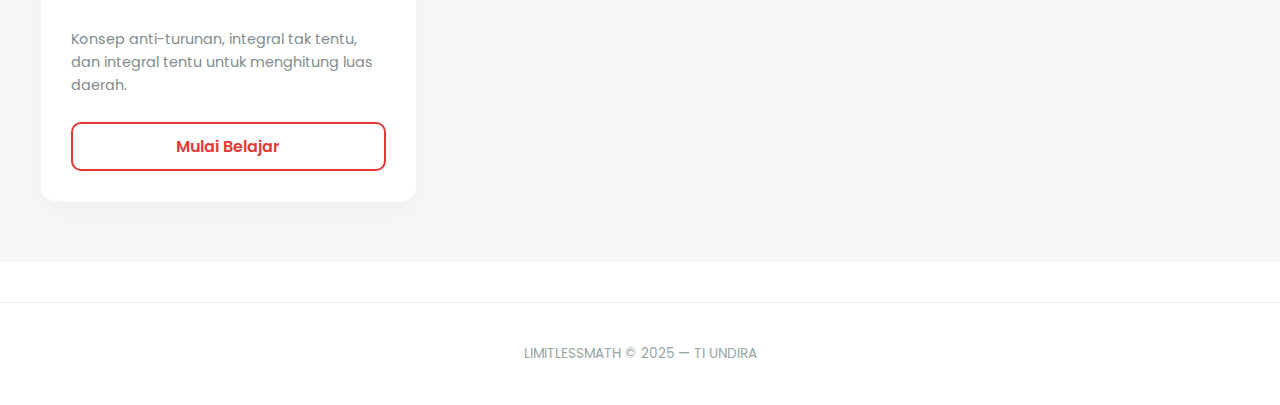
<file: materi.html>
<!DOCTYPE html>
<html lang="id">
<head>
    <meta charset="UTF-8">
    <meta name="viewport" content="width=device-width, initial-scale=1.0">
    <title>MATERI - LIMITLESSMATH</title>
    <link href="https://fonts.googleapis.com/css2?family=Poppins:wght@300;400;600;700&display=swap" rel="stylesheet">
    <link rel="stylesheet" href="style.css">
</head>
<body>

    <div id="preloader">
        <div class="spinner"></div>
    </div>

    <header class="header container">
        <a href="index.html" class="logo"><span class="highlight">LIMITLESS</span>MATH</a>
        <div class="hamburger" id="mobile-menu">
            <span></span><span></span><span></span>
        </div>
        <nav class="nav-links" id="nav-list">
            <a href="index.html">BERANDA</a>
            <a href="materi.html" class="active">MATERI</a>
            <a href="latihan.html">LATIHAN SOAL</a>
            <a href="kalkulator.html">KALKULATOR</a>
            <a href="about.html">TENTANG</a>
        </nav>
        <a href="login.html" class="btn-login">LOGIN</a>
    </header>

    <section class="materi-section">
        <div class="container">
            
            <div class="search-box">
                <input type="text" id="searchInput" class="search-input" placeholder="Cari materi kalkulus (cth: Limit, Turunan, Integral...)">
            </div>

            <div class="materi-grid" id="materiContainer">
                
                <div class="materi-card">
                    <div class="card-icon">&lt; x</div>
                    <h3>Pertidaksamaan</h3>
                    <p>Memahami sifat dasar pertidaksamaan linear, kuadrat, nilai mutlak, dan himpunan penyelesaiannya.</p>
                    <a href="materi pembelajaran/pertidaksamaan.html" class="btn-start">Mulai Belajar</a>
                </div>

                <div class="materi-card">
                    <div class="card-icon">m</div>
                    <h3>Gradien</h3>
                    <p>Menentukan kemiringan garis singgung pada kurva dan persamaan garis lurus.</p>
                    <a href="materi pembelajaran/gradien.html" class="btn-start">Mulai Belajar</a>
                </div>

                <div class="materi-card">
                    <div class="card-icon">ƒ(x)</div>
                    <h3>Grafik Fungsi</h3>
                    <p>Teknik menggambar grafik fungsi linear, kuadrat, dan menganalisis pergeseran grafik.</p>
                    <a href="materi pembelajaran/grafik-fungsi.html" class="btn-start">Mulai Belajar</a>
                </div>

                <div class="materi-card">
                    <div class="card-icon">P/Q</div>
                    <h3>Fungsi Rasional</h3>
                    <p>Mempelajari fungsi berbentuk pecahan polinomial, domain, range, dan asimtot grafik.</p>
                    <a href="materi pembelajaran/fungsi-rasional.html" class="btn-start">Mulai Belajar</a>
                </div>

                <div class="materi-card">
                    <div class="card-icon">f o g</div>
                    <h3>Komposisi Fungsi</h3>
                    <p>Operasi penggabungan dua fungsi atau lebih untuk membentuk fungsi baru.</p>
                    <a href="materi pembelajaran/komposisi-fungsi.html" class="btn-start">Mulai Belajar</a>
                </div>

                <div class="materi-card">
                    <div class="card-icon">↔</div>
                    <h3>Kekontinuan</h3>
                    <p>Analisis apakah suatu grafik fungsi terputus atau nyambung pada interval tertentu.</p>
                    <a href="materi pembelajaran/kekontinuan.html" class="btn-start">Mulai Belajar</a>
                </div>

                <div class="materi-card">
                    <div class="card-icon">d/dx</div>
                    <h3>Turunan</h3>
                    <p>Konsep dasar diferensial, aturan rantai, dan turunan fungsi aljabar maupun trigonometri.</p>
                    <a href="materi pembelajaran/turunan.html" class="btn-start">Mulai Belajar</a>
                </div>

                 <div class="materi-card">
                    <div class="card-icon">Lim</div>
                    <h3>Limit</h3>
                    <p>Pendekatan nilai suatu fungsi, limit kiri-kanan, dan sifat limit menuju tak hingga.</p>
                    <a href="materi pembelajaran/limit.html" class="btn-start">Mulai Belajar</a>
                </div>

                <div class="materi-card">
                    <div class="card-icon">Max</div>
                    <h3>Titik Ekstrem</h3>
                    <p>Menggunakan turunan untuk mencari nilai maksimum dan minimum lokal atau global.</p>
                    <a href="materi pembelajaran/titik-ekstrem.html" class="btn-start">Mulai Belajar</a>
                </div>

                <div class="materi-card">
                    <div class="card-icon">∫</div>
                    <h3>Integral</h3>
                    <p>Konsep anti-turunan, integral tak tentu, dan integral tentu untuk menghitung luas daerah.</p>
                    <a href="materi pembelajaran/integral.html" class="btn-start">Mulai Belajar</a>
                </div>

            </div>
        </div>
    </section>

    <footer class="footer">
        LIMITLESSMATH © 2025 — TI UNDIRA
    </footer>

    <script src="script.js"></script>
</body>
</html>
</file>
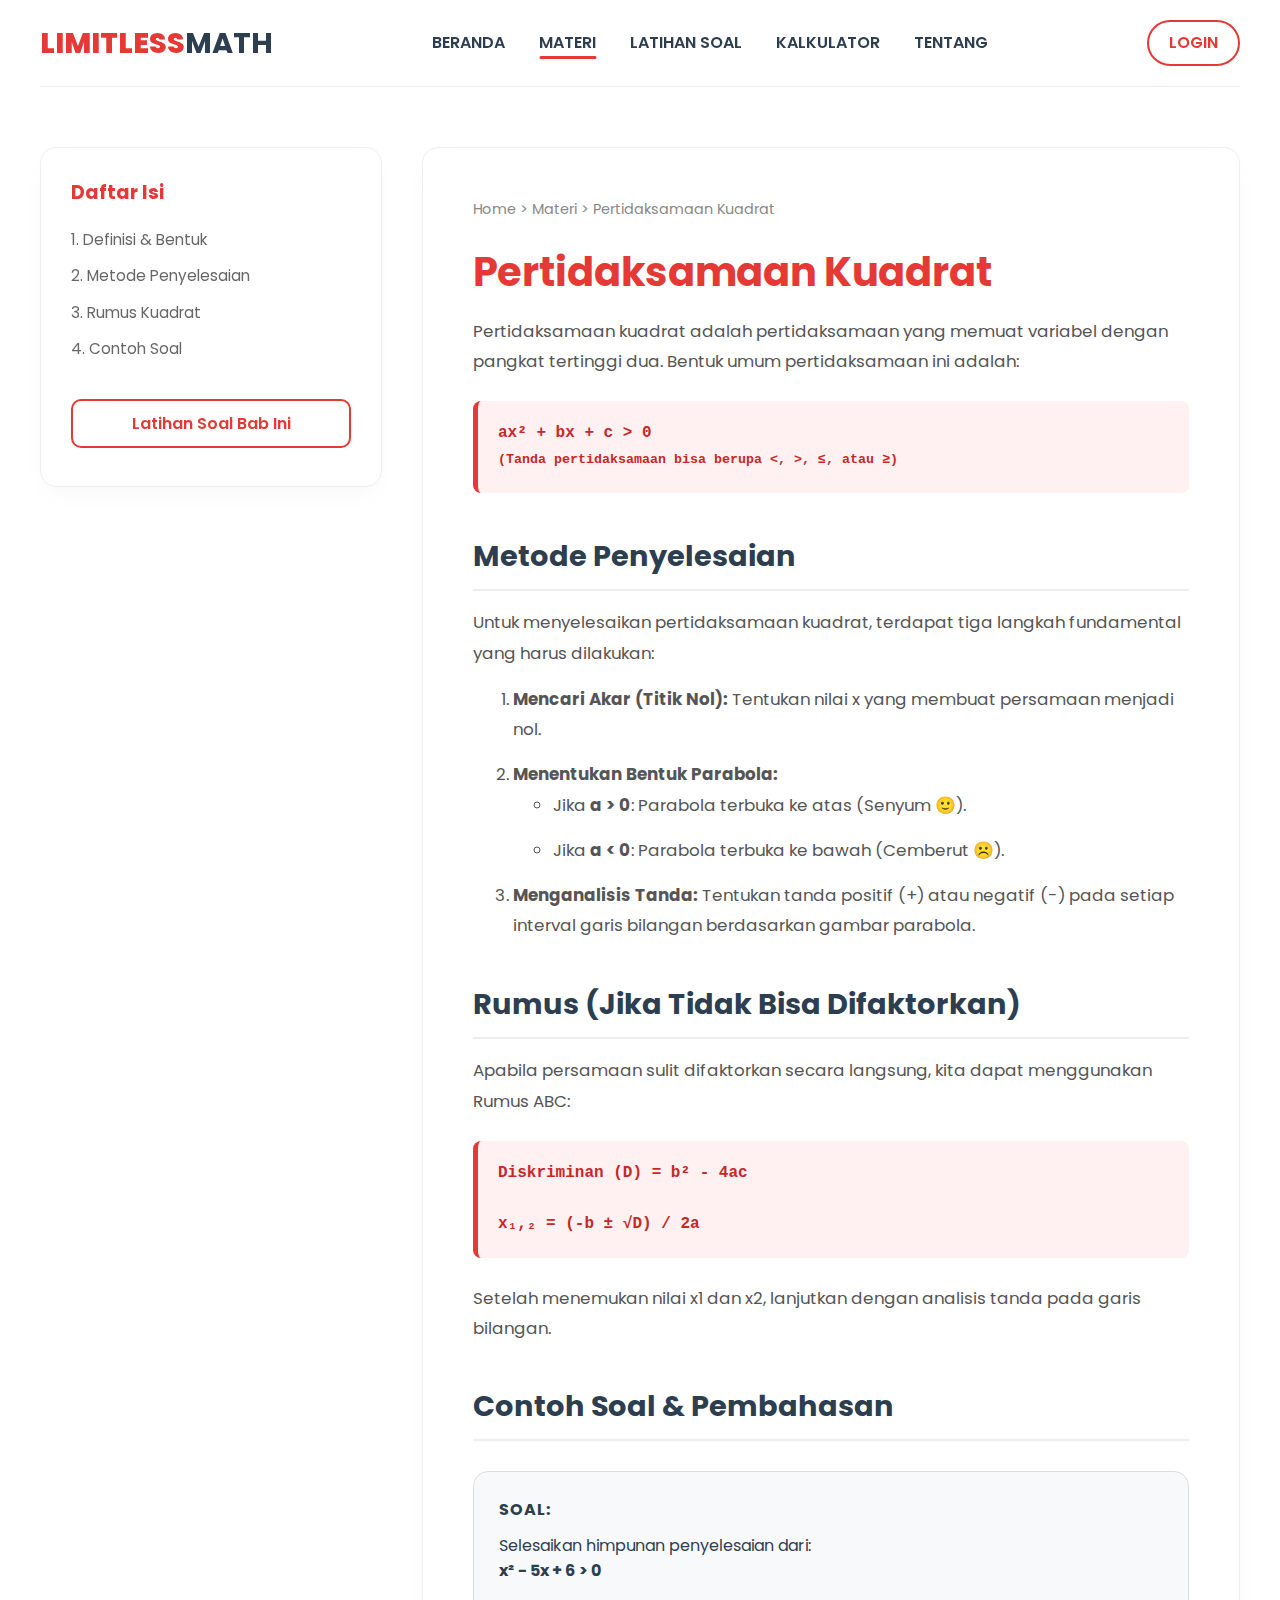
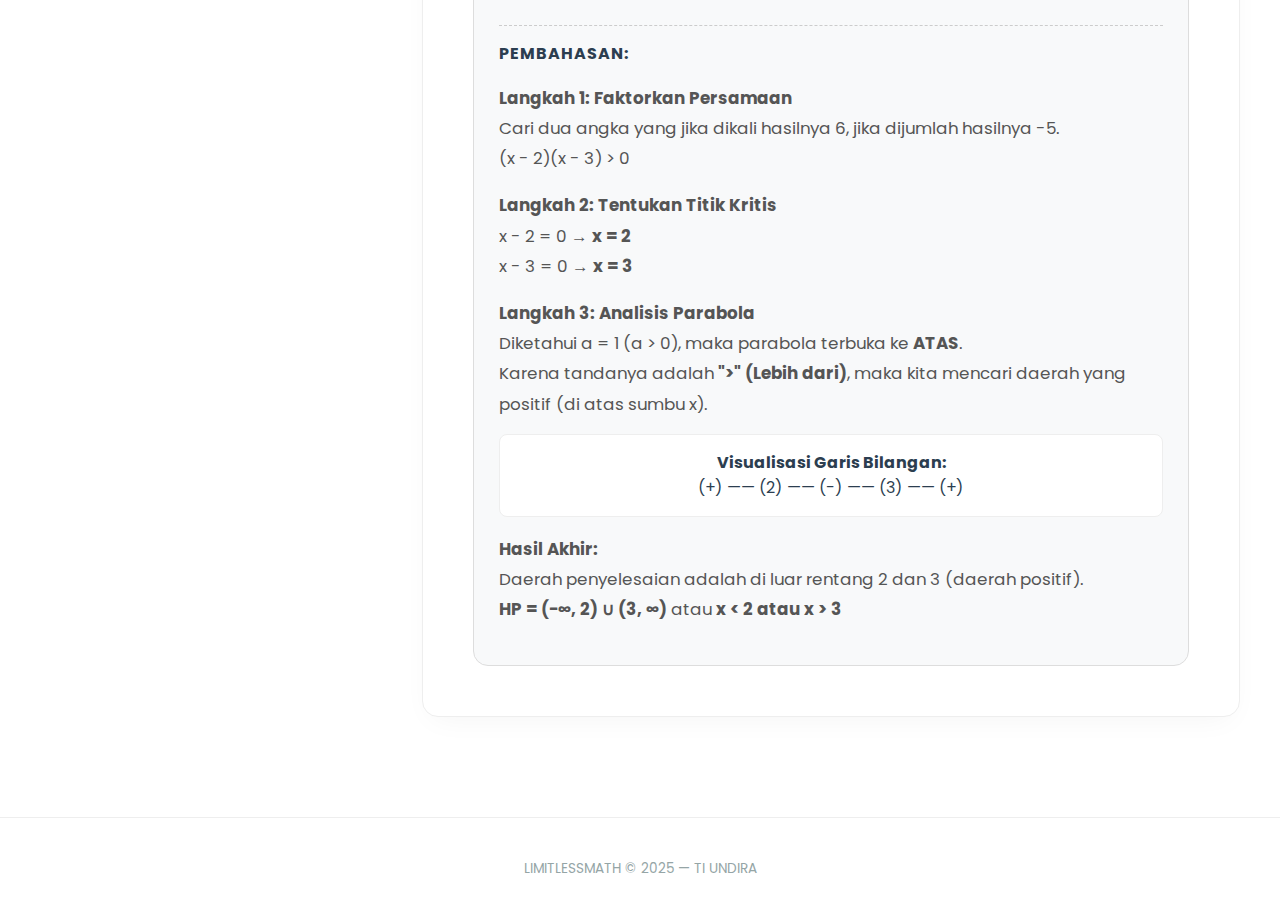
<file: materi pembelajaran/pertidaksamaan.html>
<!DOCTYPE html>
<html lang="id">
<head>
    <meta charset="UTF-8">
    <meta name="viewport" content="width=device-width, initial-scale=1.0">
    <title>Pertidaksamaan Kuadrat - LIMITLESSMATH</title>
    <link href="https://fonts.googleapis.com/css2?family=Poppins:wght@300;400;600;700&display=swap" rel="stylesheet">
    
    <link rel="stylesheet" href="../style.css">
    
    <style>
        /* --- CSS KHUSUS MATERI (READABILITY) --- */
        .content-wrapper {
            display: flex; gap: 40px; padding: 60px 20px;
            max-width: 1200px; margin: 0 auto; align-items: flex-start;
        }
        
        /* Sidebar Daftar Isi */
        .toc-sidebar {
            flex: 0 0 280px; background: white; padding: 30px;
            border-radius: var(--radius-std); box-shadow: var(--shadow-soft);
            position: sticky; top: 100px; border: 1px solid #eee;
        }
        .toc-sidebar h3 { margin-top: 0; color: var(--color-primary); font-size: 1.2rem; }
        .toc-list { list-style: none; padding: 0; margin: 0; }
        .toc-list li { margin-bottom: 12px; }
        .toc-list a { color: #666; font-size: 0.95rem; transition: color 0.3s; display: block; }
        .toc-list a:hover, .toc-list a.active { color: var(--color-primary); font-weight: 600; transform: translateX(5px); }

        /* Konten Utama */
        .main-content {
            flex: 1; background: white; padding: 50px;
            border-radius: var(--radius-std); box-shadow: var(--shadow-soft);
            border: 1px solid #eee;
        }
        
        .breadcrumb { margin-bottom: 20px; font-size: 0.9rem; color: #888; }
        .breadcrumb a { color: #888; } .breadcrumb a:hover { color: var(--color-primary); }

        .main-content h1 { font-size: 2.5rem; color: var(--color-primary); margin-bottom: 20px; line-height: 1.2; }
        .main-content h2 { font-size: 1.8rem; color: var(--color-text); margin-top: 40px; margin-bottom: 15px; border-bottom: 2px solid #eee; padding-bottom: 10px; }
        .main-content p, .main-content li { line-height: 1.8; color: #555; margin-bottom: 15px; font-size: 1.05rem; }
        
        /* Kotak Rumus */
        .formula-box {
            background: #fff1f1; border-left: 5px solid var(--color-primary);
            padding: 20px; margin: 25px 0; border-radius: 8px;
            font-family: 'Courier New', monospace; color: #c62828; font-weight: 600;
        }

        /* Kotak Contoh Soal */
        .example-box {
            background: #f8f9fa; border: 1px solid #ddd;
            padding: 25px; border-radius: 15px; margin-top: 30px;
        }
        .example-title { font-weight: 700; color: var(--color-text); margin-bottom: 10px; display: block; text-transform: uppercase; letter-spacing: 1px; }

        /* Responsif */
        @media (max-width: 900px) {
            .content-wrapper { flex-direction: column-reverse; }
            .toc-sidebar { width: 100%; position: static; }
            .main-content { padding: 30px 20px; }
        }
    </style>
</head>
<body>

    <div id="preloader"><div class="spinner"></div></div>

    <header class="header container">
        <a href="../index.html" class="logo"><span class="highlight">LIMITLESS</span>MATH</a>
        <div class="hamburger" id="mobile-menu">
            <span></span><span></span><span></span>
        </div>
        <nav class="nav-links" id="nav-list">
            <a href="../index.html">BERANDA</a>
            <a href="../materi.html" class="active">MATERI</a>
            <a href="../latihan.html">LATIHAN SOAL</a>
            <a href="../kalkulator.html">KALKULATOR</a>
            <a href="../about.html">TENTANG</a>
        </nav>
        <a href="../login.html" class="btn-login">LOGIN</a>
    </header>

    <div class="content-wrapper">
        
        <aside class="toc-sidebar">
            <h3>Daftar Isi</h3>
            <ul class="toc-list">
                <li><a href="#definisi">1. Definisi & Bentuk</a></li>
                <li><a href="#metode">2. Metode Penyelesaian</a></li>
                <li><a href="#rumus">3. Rumus Kuadrat</a></li>
                <li><a href="#contoh">4. Contoh Soal</a></li>
            </ul>
            <br>
            <a href="../latihan.html" class="btn-start" style="width:100%; box-sizing:border-box;">Latihan Soal Bab Ini</a>
        </aside>

        <main class="main-content">
            <div class="breadcrumb">
                <a href="../index.html">Home</a> &gt; <a href="../materi.html">Materi</a> &gt; <span>Pertidaksamaan Kuadrat</span>
            </div>

            <h1 id="definisi">Pertidaksamaan Kuadrat</h1>
            <p>Pertidaksamaan kuadrat adalah pertidaksamaan yang memuat variabel dengan pangkat tertinggi dua. Bentuk umum pertidaksamaan ini adalah:</p>
            
            <div class="formula-box">
                ax² + bx + c > 0 <br>
                <small>(Tanda pertidaksamaan bisa berupa <, >, ≤, atau ≥)</small>
            </div>

            <h2 id="metode">Metode Penyelesaian</h2>
            <p>Untuk menyelesaikan pertidaksamaan kuadrat, terdapat tiga langkah fundamental yang harus dilakukan:</p>
            <ol>
                <li><b>Mencari Akar (Titik Nol):</b> Tentukan nilai x yang membuat persamaan menjadi nol.</li>
                <li><b>Menentukan Bentuk Parabola:</b>
                    <ul>
                        <li>Jika <b>a > 0</b>: Parabola terbuka ke atas (Senyum 🙂).</li>
                        <li>Jika <b>a < 0</b>: Parabola terbuka ke bawah (Cemberut ☹️).</li>
                    </ul>
                </li>
                <li><b>Menganalisis Tanda:</b> Tentukan tanda positif (+) atau negatif (-) pada setiap interval garis bilangan berdasarkan gambar parabola.</li>
            </ol>

            <h2 id="rumus">Rumus (Jika Tidak Bisa Difaktorkan)</h2>
            <p>Apabila persamaan sulit difaktorkan secara langsung, kita dapat menggunakan Rumus ABC:</p>
            
            <div class="formula-box">
                Diskriminan (D) = b² - 4ac <br><br>
                x₁,₂ = (-b ± √D) / 2a
            </div>
            <p>Setelah menemukan nilai x1 dan x2, lanjutkan dengan analisis tanda pada garis bilangan.</p>

            <h2 id="contoh">Contoh Soal & Pembahasan</h2>
            
            <div class="example-box">
                <span class="example-title">SOAL:</span>
                Selesaikan himpunan penyelesaian dari: <br>
                <b>x² - 5x + 6 > 0</b>
                <br><br>
                <hr style="border: 0; border-top: 1px dashed #ccc; margin: 15px 0;">
                
                <span class="example-title">PEMBAHASAN:</span>
                
                <p><b>Langkah 1: Faktorkan Persamaan</b><br>
                Cari dua angka yang jika dikali hasilnya 6, jika dijumlah hasilnya -5.<br>
                (x - 2)(x - 3) > 0</p>

                <p><b>Langkah 2: Tentukan Titik Kritis</b><br>
                x - 2 = 0 &rarr; <b>x = 2</b><br>
                x - 3 = 0 &rarr; <b>x = 3</b></p>

                <p><b>Langkah 3: Analisis Parabola</b><br>
                Diketahui a = 1 (a > 0), maka parabola terbuka ke <b>ATAS</b>.<br>
                Karena tandanya adalah <b>">" (Lebih dari)</b>, maka kita mencari daerah yang positif (di atas sumbu x).</p>
                
                <div style="background: white; padding: 15px; border: 1px solid #eee; border-radius: 8px; text-align: center; margin: 15px 0;">
                    <b>Visualisasi Garis Bilangan:</b><br>
                    (+) —— (2) —— (-) —— (3) —— (+)
                </div>

                <p><b>Hasil Akhir:</b><br>
                Daerah penyelesaian adalah di luar rentang 2 dan 3 (daerah positif).<br>
                <b>HP = (-∞, 2) ∪ (3, ∞)</b> atau <b>x < 2 atau x > 3</b>
                </p>
            </div>

        </main>
    </div>

    <footer class="footer">
        LIMITLESSMATH © 2025 — TI UNDIRA
    </footer>

    <script src="../script.js"></script>
</body>
</html>
</file>
<file: style.css>
/* FILENAME: style.css 
   PROJECT: LIMITLESSMATH
   STATUS: FINAL CONSOLIDATED (All Fixes + Aesthetic Poppins Font + Responsive Verified)
*/

/* --- GLOBAL FIX: Smooth Scroll --- */
html {
    scroll-behavior: smooth;
}

/* ——— 1. GLOBAL VARIABLES & RESET ——— */
:root {
    --color-primary: #E53935;
    --color-primary-dark: #c62828;
    --color-text: #2c3e50;
    --color-light-gray: #f4f7f6;
    --color-red-light: #ff6b6b;
    --color-success: #4ecdc4;
    
    /* Shadow & Radius Premium */
    --shadow-soft: 0 10px 30px -10px rgba(0, 0, 0, 0.05);
    --shadow-hover: 0 20px 40px -10px rgba(229, 57, 53, 0.15); 
    --radius-std: 16px;
    --radius-pill: 50px;
    
    /* Animasi Halus */
    --transition-smooth: all 0.4s cubic-bezier(0.25, 0.8, 0.25, 1);
}

body { font-family: 'Poppins', sans-serif; margin: 0; padding: 0; background: white; color: var(--color-text); line-height: 1.6; overflow-x: hidden; }
.container { max-width: 1200px; margin: 0 auto; padding: 0 20px; }
a { text-decoration: none; }

/* ——— 2. HEADER & NAVBAR ——— */
.header { display: flex; justify-content: space-between; align-items: center; padding: 20px 0; border-bottom: 1px solid #eee; background: rgba(255, 255, 255, 0.95); backdrop-filter: blur(10px); position: sticky; top: 0; z-index: 1000; }
.logo { font-size: 1.8rem; font-weight: 700; color: var(--color-text); min-width: 100px; display: inline-block; }
.logo .highlight { color: var(--color-primary); font-weight: 800; }
.nav-links { flex-grow: 1; text-align: center; }

nav a, .nav-links a { text-decoration: none; color: var(--color-text); font-weight: 600; margin: 0 15px; position: relative; transition: color 0.3s ease; }
nav a::after, .nav-links a::after { content: ''; position: absolute; width: 0; height: 3px; bottom: -5px; left: 50%; background-color: var(--color-primary); border-radius: 2px; transition: var(--transition-smooth); transform: translateX(-50%); }
nav a:hover::after, .nav-links a:hover::after, nav a.active::after, .nav-links a.active::after { width: 100%; }
nav a:hover, .nav-links a:hover { color: var(--color-primary); }

/* ——— 3. BUTTONS ——— */
.btn-login, .btn-primary, .btn-secondary, .btn-start { transition: var(--transition-smooth); position: relative; overflow: hidden; }
.btn-login { border: 2px solid var(--color-primary); color: var(--color-primary); padding: 8px 20px; border-radius: var(--radius-pill); font-weight: 600; text-align: center; }
.btn-login:hover { background-color: var(--color-primary); color: white; transform: translateY(-3px); box-shadow: 0 5px 15px rgba(229, 57, 53, 0.3); }
.btn-login:active { transform: translateY(-1px); }

.btn-primary { display: inline-block; background-color: var(--color-primary); color: white; padding: 14px 35px; border-radius: var(--radius-pill); font-weight: 600; box-shadow: 0 5px 15px rgba(229, 57, 53, 0.25); }
.btn-primary:hover { background-color: var(--color-red-light); transform: translateY(-3px); box-shadow: 0 10px 25px rgba(229, 57, 53, 0.4); }
.btn-primary:active { transform: translateY(-1px); }

.btn-secondary, .btn-start { background-color: white; color: var(--color-primary); padding: 8px 22px; border: 2px solid var(--color-primary); border-radius: var(--radius-pill); font-weight: 600; display: inline-block; text-align: center; margin-top: auto; }
.btn-start { border-radius: 10px; padding: 10px 25px; }
.btn-secondary:hover, .btn-start:hover { background-color: var(--color-primary); color: white; transform: translateY(-3px); box-shadow: 0 8px 20px rgba(229, 57, 53, 0.25); }
.btn-secondary:active, .btn-start:active { transform: translateY(-1px); }

/* ——— 4. SECTIONS & CARDS ——— */
.hero { display: flex; align-items: center; justify-content: space-between; padding: 80px 0; min-height: 50vh; }
.hero-content { max-width: 50%; }
.hero h1 { font-size: 3.5rem; font-weight: 700; color: var(--color-primary); line-height: 1.1; margin-bottom: 20px; }
.hero p { font-size: 1.1rem; margin-bottom: 30px; }
.project-note { display: block; margin-top: 20px; font-size: 0.8rem; color: #95a5a6; }
.hero-visual { width: 40%; height: 350px; background-color: var(--color-light-gray); border-radius: 20px; background-image: url('img/kalkulus.jpg'); background-size: cover; background-position: center; box-shadow: var(--shadow-soft); }

.features, .modules, .about-us { padding: 70px 0; text-align: center; }
.section-title { font-size: 2rem; font-weight: 700; color: var(--color-primary); margin-bottom: 50px; }
.feature-grid, .module-grid, .materi-grid { display: grid; grid-template-columns: repeat(auto-fill, minmax(280px, 1fr)); gap: 35px; text-align: left; align-items: stretch; }

.card, .materi-card, .quiz-topic-card { background-color: white; padding: 30px; border-radius: var(--radius-std); box-shadow: var(--shadow-soft); border: 1px solid rgba(0,0,0,0.03); display: flex; flex-direction: column; height: 100%; box-sizing: border-box; transition: var(--transition-smooth); position: relative; z-index: 1; }
.card:hover, .materi-card:hover, .quiz-topic-card:hover { transform: translateY(-10px) scale(1.02); box-shadow: var(--shadow-hover); border-color: rgba(229, 57, 53, 0.3); z-index: 10; }
.card-icon { font-size: 2.5rem; color: var(--color-primary); margin-bottom: 15px; }
.materi-card .card-icon { width: 60px; height: 60px; background-color: #fff1f1; border-radius: 12px; display: flex; align-items: center; justify-content: center; font-size: 1.4rem; font-weight: bold; margin-bottom: 20px; }
.card h3, .materi-card h3 { font-size: 1.15rem; font-weight: 700; color: var(--color-text); text-transform: uppercase; margin-bottom: 10px; min-height: 2em; display: flex; align-items: center; }
.card p, .materi-card p { font-size: 0.9rem; color: #7f8c8d; margin-bottom: 25px; flex-grow: 1; }

/* Quick Access Banner */
.quick-access-banner { display: flex; justify-content: space-between; gap: 30px; margin: 50px auto; max-width: 1100px; }
.access-card { background-color: var(--color-primary); background-image: linear-gradient(135deg, var(--color-primary) 0%, var(--color-red-light) 100%); color: white; padding: 30px; border-radius: 20px; box-shadow: 0 15px 35px rgba(229, 57, 53, 0.4); text-align: center; transition: transform 0.3s ease; flex: 1; }
.access-card:hover { transform: translateY(-5px); }
.access-title { font-size: 1.4rem; font-weight: 700; margin-bottom: 10px; color: white; }
.access-card p { font-size: 0.95rem; margin-bottom: 20px; color: #fcebeb; }
.access-card .btn-primary { background: white; color: var(--color-primary); font-weight: 700; padding: 10px 25px; border-radius: 50px; transition: all 0.3s ease; box-shadow: none; }
.access-card .btn-primary:hover { background: #eee; transform: none; }

/* ——— 5. DASHBOARD KALKULATOR (ISOLATED) ——— */
.calc-section { padding: 60px 0; background: var(--color-light-gray); min-height: 85vh; }
.calc-header { text-align: center; margin-bottom: 40px; }
.dashboard-wrapper { display: flex; background: white; border-radius: 20px; box-shadow: 0 15px 40px rgba(0,0,0,0.08); overflow: hidden; border: 1px solid rgba(0,0,0,0.05); min-height: 600px; }
.db-sidebar { width: 260px; background: #fcfcfc; border-right: 1px solid #eee; display: flex; flex-direction: column; }
.db-sidebar-header { padding: 25px; border-bottom: 1px solid #eee; font-weight: 700; color: var(--color-text); font-size: 1.1rem; background: white; text-align: center; }
.db-menu { list-style: none; padding: 0; margin: 0; overflow-y: auto; flex: 1; }
.db-menu-btn { width: 100%; text-align: left; padding: 15px 25px; background: transparent; border: none; border-bottom: 1px solid #f9f9f9; font-family: inherit; font-size: 0.95rem; color: #666; cursor: pointer; transition: all 0.2s ease; border-left: 4px solid transparent; }
.db-menu-btn:hover { background: #fff; color: var(--color-primary); padding-left: 30px; }
.db-menu-btn.active { background: white; color: var(--color-primary); font-weight: 700; border-left-color: var(--color-primary); box-shadow: 0 2px 10px rgba(0,0,0,0.03); }

.db-content { flex: 1; padding: 40px; position: relative; }
.tab-content { display: none; animation: fadeIn 0.4s ease; }
.tab-content.active { display: block; }
@keyframes fadeIn { from { opacity:0; transform:translateY(10px); } to { opacity:1; transform:translateY(0); } }

.db-title { font-size: 1.8rem; color: var(--color-text); margin-bottom: 10px; font-weight: 700; }
.db-desc { color: #777; margin-bottom: 30px; font-size: 0.95rem; }
.db-form-group { margin-bottom: 20px; }
.db-form-group label { display: block; font-weight: 600; margin-bottom: 8px; color: #444; font-size: 0.9rem; }
.db-input {
    width: 100%; padding: 14px; border-radius: 12px;
    border: 2px solid #eee; background: #fbfbfb;
    font-family: 'Poppins', sans-serif; 
    font-weight: 500; letter-spacing: 0.5px; font-size: 1.1rem; color: #333; 
    outline: none; transition: all 0.3s ease; box-sizing: border-box;
}
.db-input:focus { border-color: var(--color-primary); background: white; box-shadow: 0 0 0 4px rgba(229, 57, 53, 0.15); }
.db-flex-row { display: flex; gap: 20px; }
.db-flex-col { flex: 1; }
.db-btn-calc { width: 100%; padding: 14px; font-size: 1rem; background: var(--color-primary); color: white; border: none; border-radius: 12px; font-weight: 700; cursor: pointer; transition: all 0.3s ease; margin-top: 10px; }
.db-btn-calc:hover { background: var(--color-primary-dark); transform: translateY(-2px); }

.db-result-card { margin-top: 30px; background: #222; color: white; padding: 25px; border-radius: 16px; text-align: center; box-shadow: 0 10px 30px rgba(0,0,0,0.15); position: relative; }
.db-res-label { font-size: 0.8rem; text-transform: uppercase; color: #888; letter-spacing: 2px; display: block; margin-bottom: 5px; }
.db-res-value { font-size: 1.8rem; font-weight: 700; color: var(--color-success); font-family: monospace; word-break: break-all; }
#plotArea { width:100%; height:350px; border:1px solid #eee; border-radius:12px; margin-top:20px; }


/* ——— 6. TEAM & ABOUT PAGES FIXES ——— */
.materi-section, .lecturer-section, .campus-section { padding: 60px 0; background-color: var(--color-light-gray); }
.search-box { text-align: center; margin-bottom: 40px; }
.search-input { width: 100%; max-width: 500px; padding: 15px 25px; border-radius: 50px; border: 2px solid #ddd; outline: none; transition: var(--transition-smooth); background-image: url('data:image/svg+xml;base64,...'); background-repeat: no-repeat; background-position: right 20px center; }
.search-input:focus { border-color: var(--color-primary); box-shadow: 0 8px 20px rgba(229, 57, 53, 0.15); }

.lecturer-card { display: flex; gap: 35px; background: white; padding: 40px; border-radius: 20px; box-shadow: var(--shadow-soft); align-items: center; width: 100%; margin: auto; transition: var(--transition-smooth); }
.lecturer-card:hover { transform: translateY(-10px); box-shadow: var(--shadow-hover); }
.lecturer-card img { width: 140px; height: 140px; border-radius: 20px; object-fit: cover; }
.lecturer-details h2 { font-size: 2rem; color: var(--color-primary); margin: 0; }

.campus-wrapper { display: flex; align-items: center; justify-content: space-between; gap: 50px; }
.campus-text { flex: 1; }
.campus-text h2 { color: var(--color-primary); font-size: 2rem; font-weight: 700; margin-bottom: 20px; }
.campus-image { flex: 0 0 45%; max-width: 45%; position: relative; }
.campus-image img { width: 100%; border-radius: 20px; box-shadow: var(--shadow-soft); transition: var(--transition-smooth); display: block; object-fit: cover; }
.campus-image img:hover { transform: scale(1.02); box-shadow: var(--shadow-hover); }

.team-grid { display: grid; grid-template-columns: repeat(auto-fit, minmax(220px, 1fr)); gap: 30px; margin-top: 40px; justify-content: center; }
.team-member { text-align: center; background-color: white; padding: 35px 20px; border-radius: 16px; box-shadow: var(--shadow-soft); transition: var(--transition-smooth); border: 1px solid #eee; }
.team-member:hover { transform: translateY(-10px) scale(1.02); box-shadow: var(--shadow-hover); border-color: rgba(229, 57, 53, 0.3); }
.team-member img { width: 130px; height: 130px; border-radius: 50%; object-fit: cover; margin-bottom: 18px; border: 3px solid var(--color-primary); }
.team-member a, .team-member a:visited { font-size: 0.85rem; font-weight: 600; color: var(--color-primary); text-decoration: none; display: inline-block; margin-top: auto; transition: color 0.3s ease; }
.team-member a:hover { color: var(--color-red-light); text-decoration: underline; }

/* Footer & Preloader FIX */
.footer { padding: 40px 0; text-align: center; font-size: 0.85rem; color: #95a5a6; border-top: 1px solid #eee; background-color: white; margin-top: 40px; }
.footer a { color: #95a5a6; margin: 0 10px; transition: color 0.3s; }
.footer a:hover { color: var(--color-primary); }

#preloader { position: fixed; top: 0; left: 0; width: 100%; height: 100%; background-color: white; z-index: 9999; display: flex; justify-content: center; align-items: center; transition: opacity 0.5s ease, visibility 0.5s ease; }
.spinner { width: 50px; height: 50px; border: 5px solid var(--color-light-gray); border-top: 5px solid var(--color-primary); border-radius: 50%; animation: spin 1s linear infinite; }
.loader-hide { 
    opacity: 0; 
    visibility: hidden; 
    pointer-events: none; /* FIX HOVER */
}
@keyframes spin { 0% { transform: rotate(0deg); } 100% { transform: rotate(360deg); } }

/* ——— 7. STYLE KHUSUS UJIAN/LATIHAN SOAL ——— */

.exam-app-wrapper { max-width: 1200px; margin: 40px auto; }
.exam-container { display: flex; gap: 30px; background: white; border-radius: var(--radius-std); box-shadow: 0 15px 40px rgba(0,0,0,0.08); overflow: hidden; min-height: 600px; border: 1px solid #eee; }
.exam-sidebar { flex: 0 0 220px; padding: 25px; background: #f8f8f8; border-right: 1px solid #eee; }
.exam-timer { background: var(--color-primary); color: white; padding: 12px; border-radius: 8px; text-align: center; font-weight: 700; margin-bottom: 20px; font-size: 1.1rem; }
.question-nav-indicator { display: grid; grid-template-columns: repeat(auto-fit, minmax(40px, 1fr)); gap: 10px; padding-top: 10px; border-top: 1px solid #eee; }

.question-nav-btn { width: 40px; height: 40px; background: #fff; border: 1px solid #ddd; border-radius: 8px; font-weight: 600; cursor: pointer; transition: 0.2s; }
.question-nav-btn:hover { background: #f0f0f0; border-color: var(--color-primary); }
.question-nav-btn.answered { background: var(--color-success); color: white; border-color: var(--color-success); }
.question-nav-btn.active { background: var(--color-primary); color: white; border-color: var(--color-primary); transform: scale(1.1); box-shadow: 0 5px 15px rgba(229, 57, 53, 0.2); }

.exam-main-area { flex: 1; padding: 25px 40px; background: white; }
.question-box { background: var(--color-light-gray); padding: 30px; border-radius: 12px; margin-bottom: 30px; border-left: 6px solid var(--color-primary); font-size: 1.1rem; }
.question-box h4 { margin-top: 0; color: var(--color-text); font-size: 1.5rem; line-height: 1.6; }
.option-group { list-style: none; padding: 0; margin-top: 25px; }
.option-group label { display: block; background: white; padding: 18px; margin-bottom: 12px; border: 1px solid #ddd; border-radius: 10px; cursor: pointer; transition: background 0.2s, border-color 0.2s; font-weight: 500; line-height: 1.4; }
.option-group label:hover { background: #fffafa; border-color: var(--color-primary); }
.option-group input[type="radio"] { margin-right: 12px; transform: scale(1.3); accent-color: var(--color-primary); }
.quiz-nav { display: flex; justify-content: space-between; margin-top: 40px; }
.quiz-nav button { flex-shrink: 0; } 

.result-summary { text-align: center; padding: 40px; margin: 30px auto; background: var(--color-light-gray); border-radius: 15px; border: 2px solid var(--color-primary); max-width: 600px; }
.result-summary h3 { color: var(--color-primary); font-size: 2rem; margin-bottom: 10px; }

/* FEEDBACK CLASSES */
.option-group label.correct-answer {
    background: #e6fffb;
    border-color: var(--color-success);
    font-weight: 600;
    position: relative;
}
.option-group label.wrong-answer {
    background: #ffe6e6;
    border-color: var(--color-red-light);
    text-decoration: line-through; 
    position: relative;
}

/* ——— 8. RESPONSIVE ——— */
.hamburger { display: none; cursor: pointer; flex-direction: column; gap: 5px; z-index: 101; }
.hamburger span { width: 25px; height: 3px; background-color: var(--color-text); transition: all 0.3s ease; border-radius: 5px; }

@media (max-width: 768px) {
    .hamburger { display: flex; }
    .nav-links { position: fixed; top: 0; right: -100%; width: 75%; height: 100vh; background-color: white; flex-direction: column; justify-content: center; align-items: center; box-shadow: -10px 0 30px rgba(0,0,0,0.1); transition: right 0.4s cubic-bezier(0.25, 0.8, 0.25, 1); z-index: 100; }
    .nav-links.nav-active { right: 0; }
    .header .btn-login { display: none; }
    
    .hero { flex-direction: column-reverse; text-align: center; padding: 40px 0; }
    .hero-visual { margin-bottom: 30px; height: 250px; }
    .quick-access-banner { flex-direction: column; margin: 30px auto; gap: 20px; }
    
    .lecturer-card, .campus-wrapper { flex-direction: column; text-align: center; gap: 30px; }
    .campus-wrapper { flex-direction: column-reverse; }
    .campus-image { flex: 0 0 100%; max-width: 100%; }
    
    /* Kalkulator Mobile Transformation */
    .dashboard-wrapper { flex-direction: column; min-height: auto; }
    .db-sidebar { width: 100%; border-right: none; border-bottom: 1px solid #eee; }
    .db-menu { flex-direction: row; overflow-x: auto; white-space: nowrap; padding: 10px; display: flex; gap: 5px; }
    .db-menu-btn { width: auto; padding: 10px 20px; border: 1px solid #eee; border-radius: 50px; font-size: 0.85rem; }
    .db-menu-btn.active { background: var(--color-primary); color: white; border-color: var(--color-primary); }
    .db-content { padding: 25px 20px; }
    .db-flex-row { flex-direction: column; gap: 15px; }
    
    /* Exam Mobile Fix */
    .exam-container { flex-direction: column; min-height: auto; }
    .exam-sidebar { flex: 1; order: -1; border-right: none; border-bottom: 1px solid #eee; background: white; }
    .exam-timer { margin-bottom: 10px; }
    .quiz-submit-btn { margin-top: 0 !important; }
    .exam-main-area { padding: 25px; }
}
</file>
